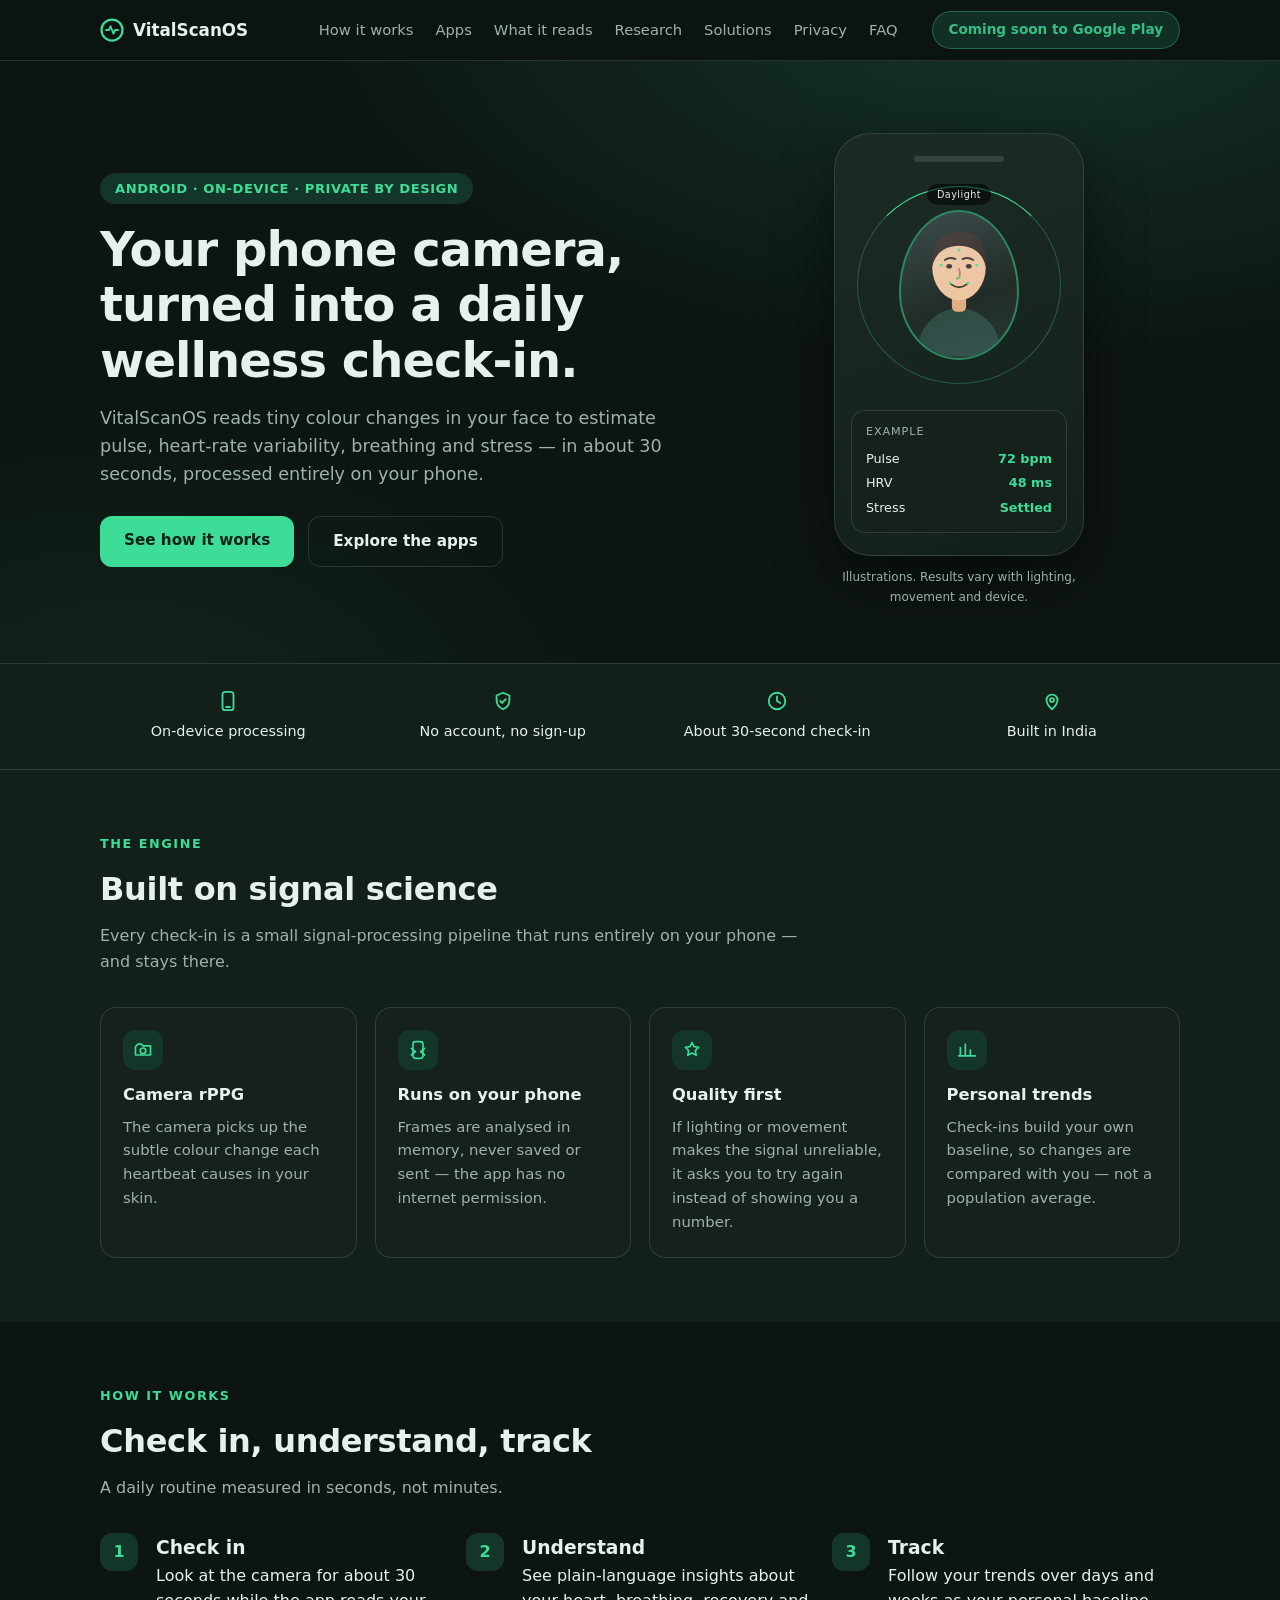
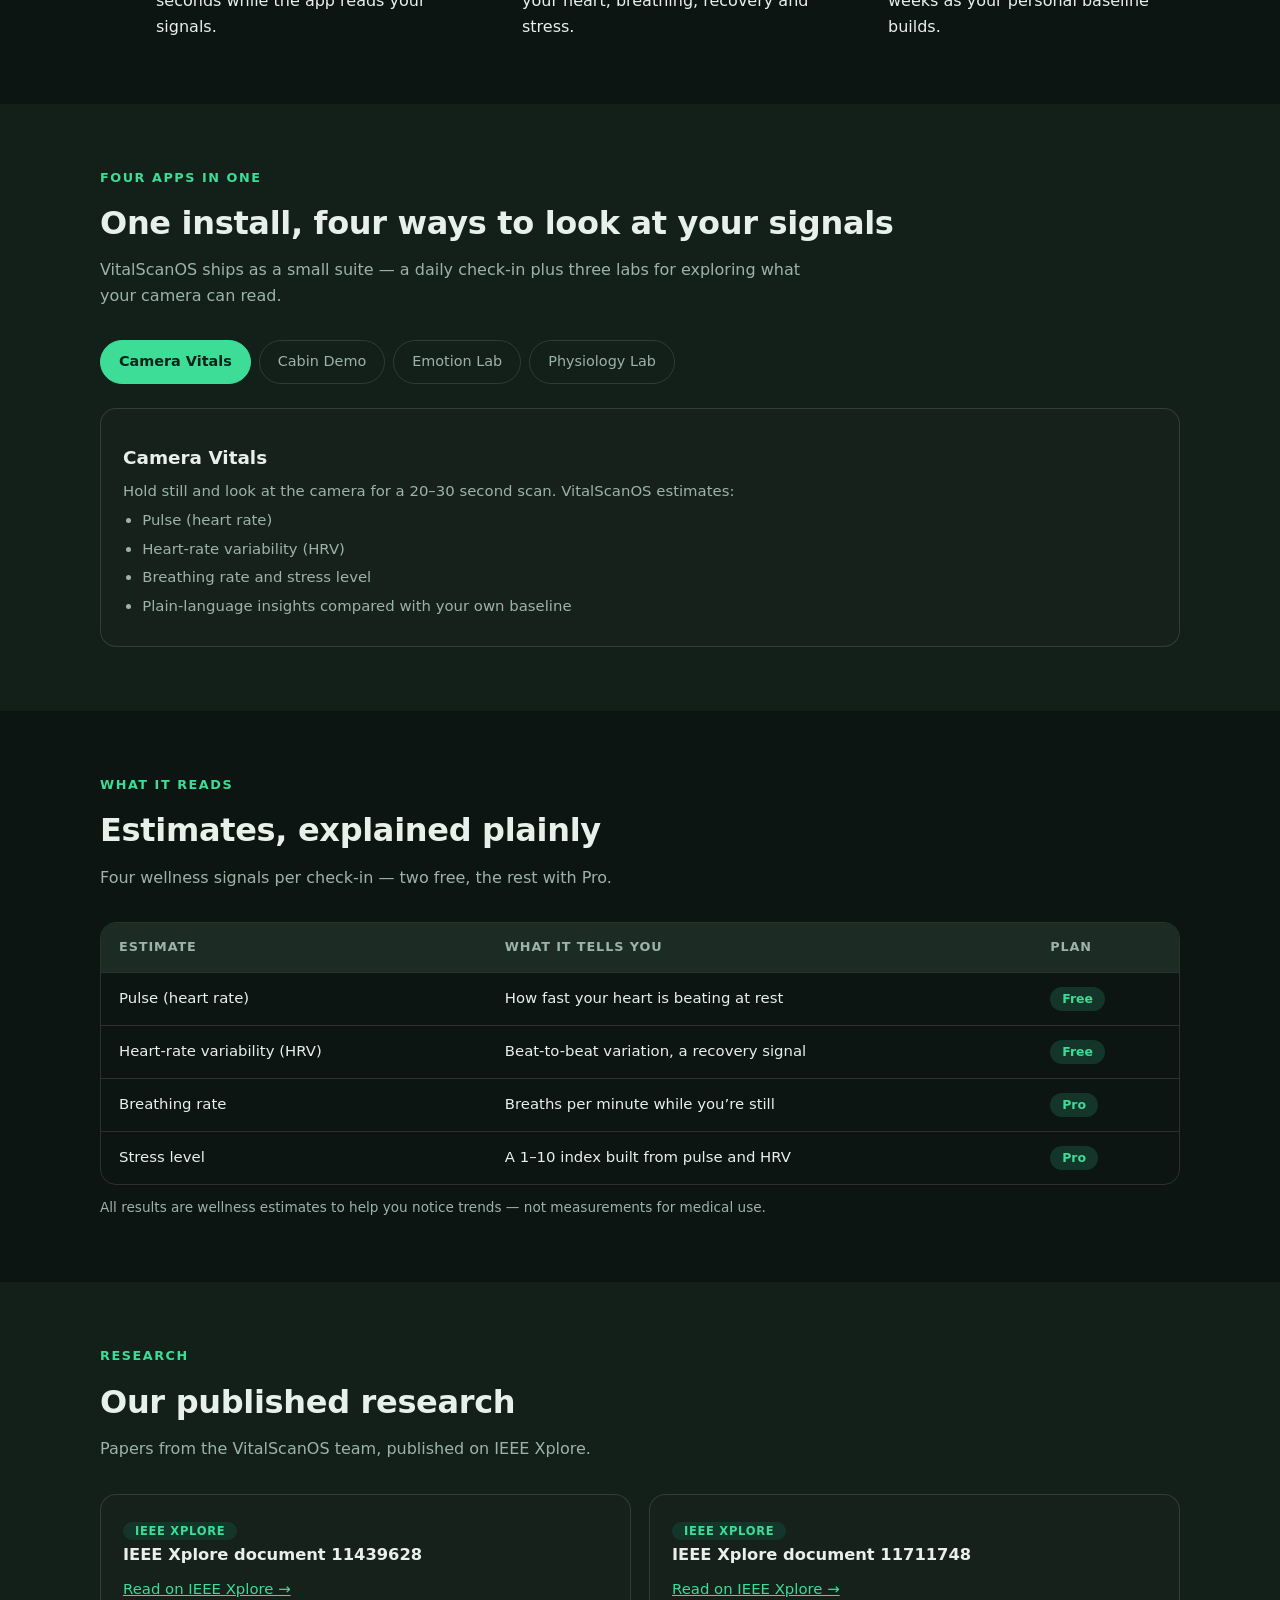
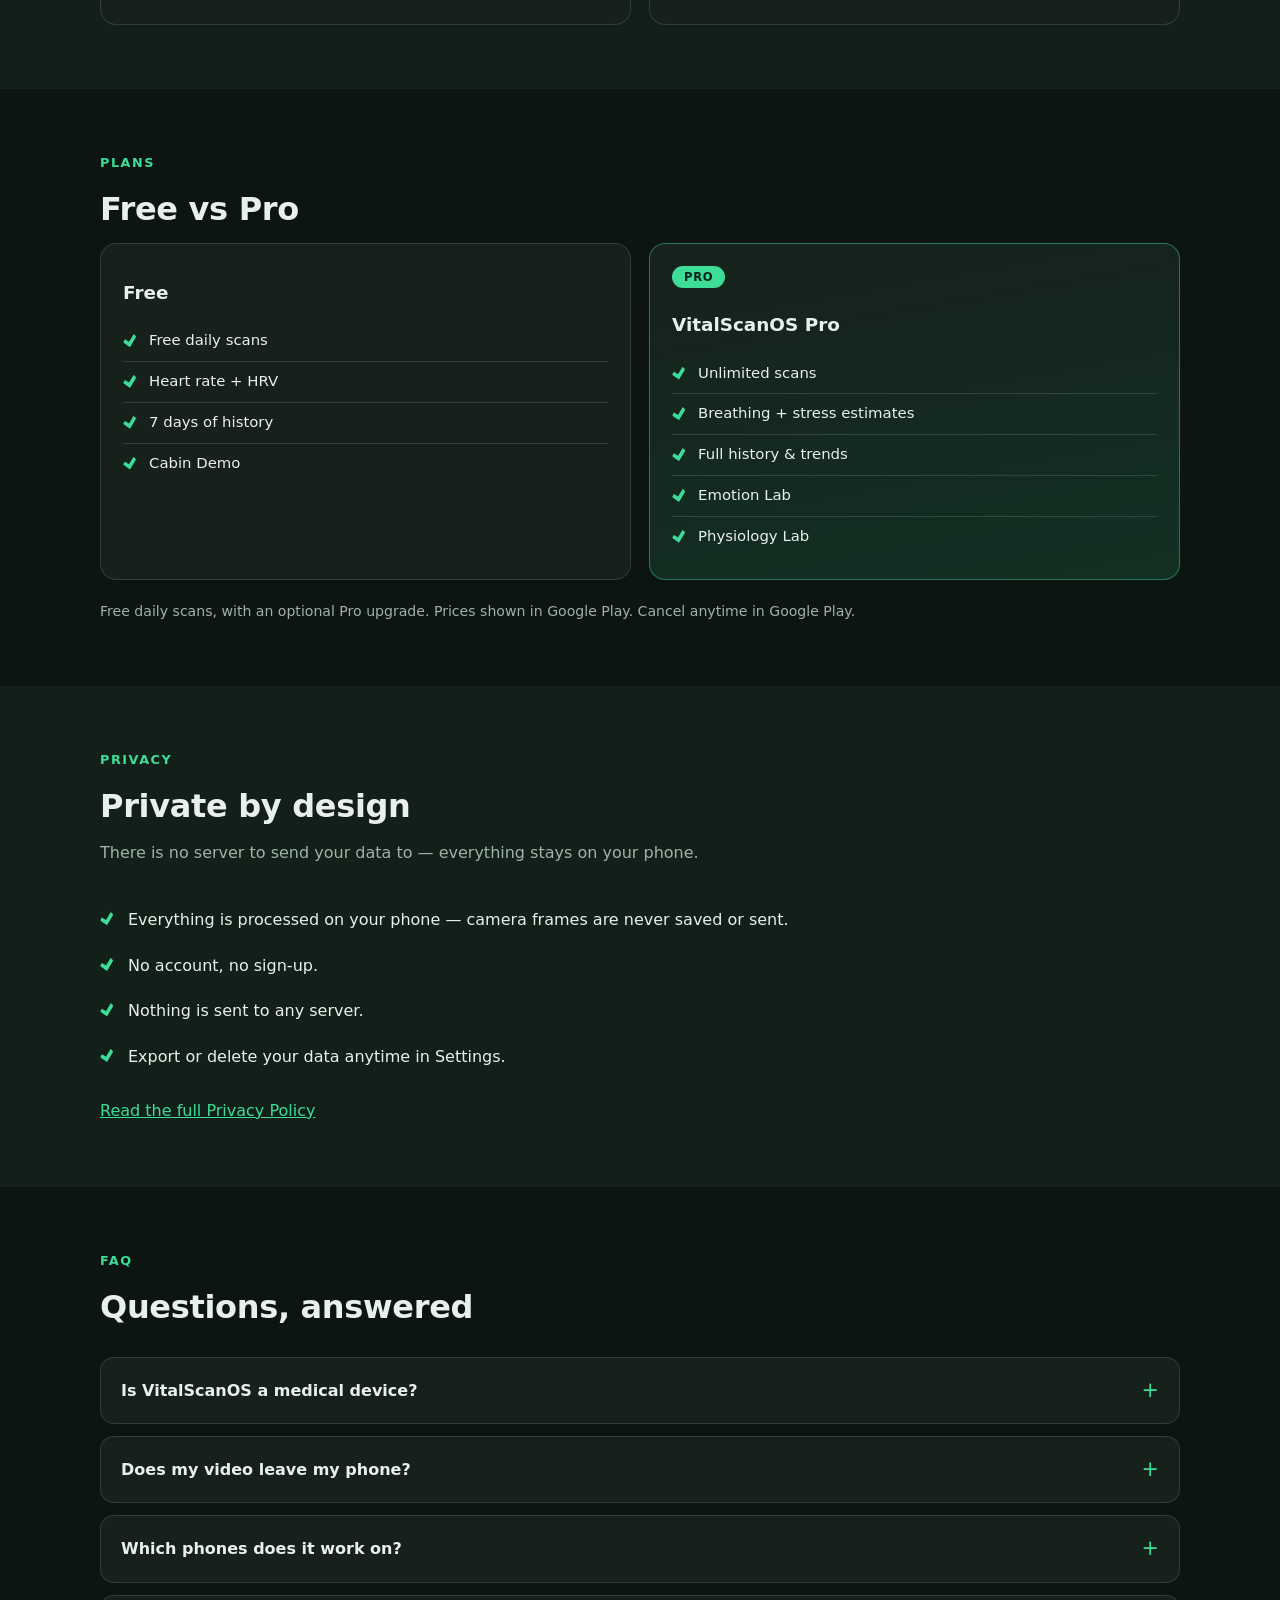
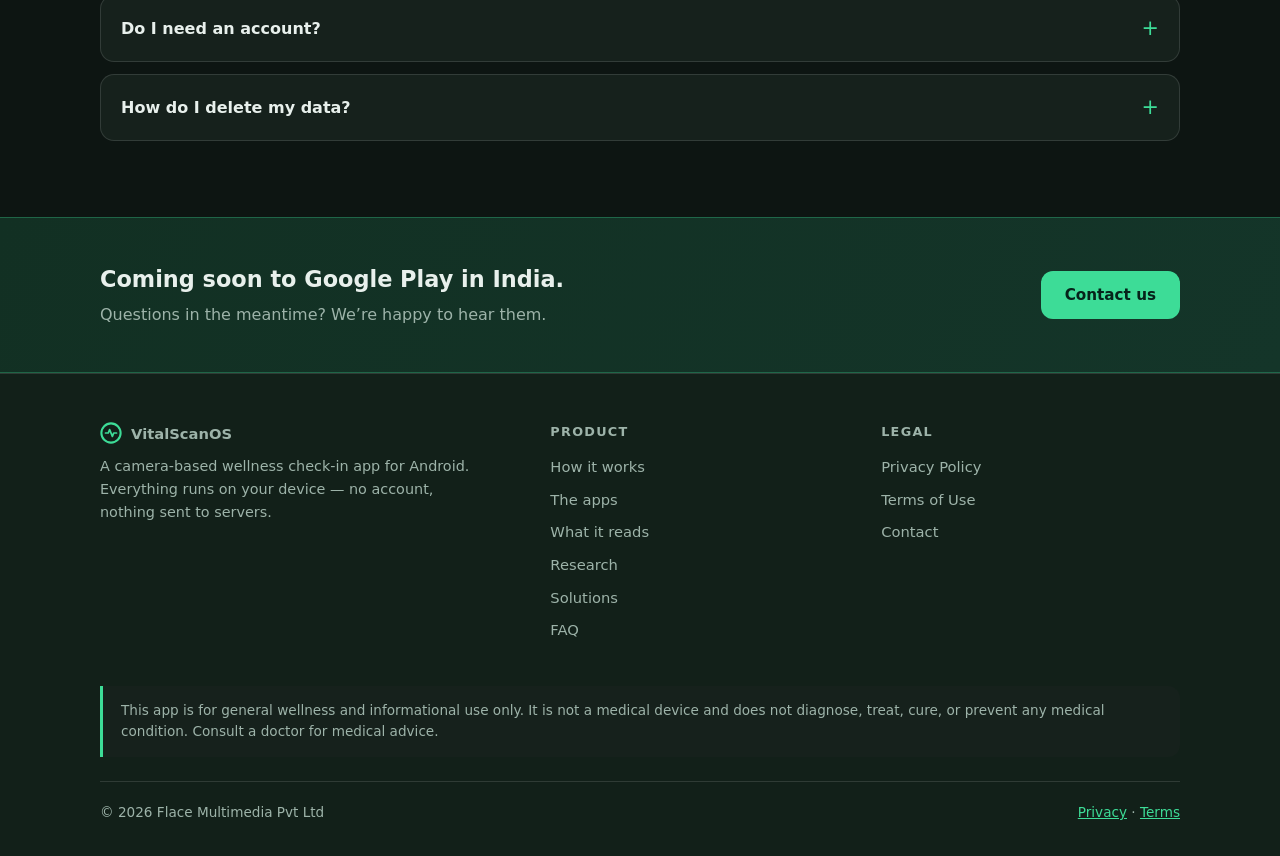
<file: index.html>
<!DOCTYPE html>
<html lang="en">
<head>
<meta charset="utf-8">
<meta name="viewport" content="width=device-width, initial-scale=1">
<title>VitalScanOS — camera-based wellness check-ins for Android</title>
<meta name="description" content="VitalScanOS turns your phone camera into private, on-device wellness check-ins: pulse, HRV, breathing and stress estimates. Nothing leaves your phone.">
<meta property="og:title" content="VitalScanOS — camera-based wellness check-ins for Android">
<meta property="og:description" content="Private, on-device wellness estimates — pulse, HRV, breathing and stress — processed entirely on your phone.">
<meta property="og:type" content="website">
<link rel="icon" href="data:image/svg+xml,%3Csvg xmlns='http://www.w3.org/2000/svg' viewBox='0 0 32 32'%3E%3Ccircle cx='16' cy='16' r='14' fill='none' stroke='%233ddc97' stroke-width='3'/%3E%3Cpath d='M8 16h4l2-5 4 10 2-5h4' fill='none' stroke='%233ddc97' stroke-width='2.5' stroke-linecap='round' stroke-linejoin='round'/%3E%3C/svg%3E">
<link rel="stylesheet" href="assets/site.css">
</head>
<body class="no-js">
<script>document.body.classList.remove("no-js");document.body.classList.add("js")</script>

<header class="nav">
  <div class="wrap">
    <a class="wordmark" href="#top" aria-label="VitalScanOS home">
      <svg width="24" height="24" viewBox="0 0 32 32" aria-hidden="true" focusable="false">
        <circle cx="16" cy="16" r="14" fill="none" stroke="#3ddc97" stroke-width="3"/>
        <path d="M8 16h4l2-5 4 10 2-5h4" fill="none" stroke="#3ddc97" stroke-width="2.5"
              stroke-linecap="round" stroke-linejoin="round"/>
      </svg>
      VitalScanOS
    </a>
    <nav class="nav-links" aria-label="Primary">
      <a href="#how">How it works</a>
      <a href="#apps">Apps</a>
      <a href="#reads">What it reads</a>
      <a href="#research">Research</a>
      <a href="solutions.html">Solutions</a>
      <a href="#privacy">Privacy</a>
      <a href="#faq">FAQ</a>
    </nav>
    <span class="pill" aria-disabled="true" style="margin-left:14px">Coming soon to Google Play</span>
    <details class="nav-menu">
      <summary aria-label="Menu">
        <svg width="22" height="22" viewBox="0 0 24 24" aria-hidden="true" focusable="false">
          <path d="M4 7h16M4 12h16M4 17h16" stroke="currentColor" stroke-width="2" stroke-linecap="round"/>
        </svg>
      </summary>
      <nav class="menu-list" aria-label="Menu">
        <a href="#how">How it works</a>
        <a href="#apps">Apps</a>
        <a href="#reads">What it reads</a>
        <a href="#research">Research</a>
        <a href="solutions.html">Solutions</a>
        <a href="#privacy">Privacy</a>
        <a href="#faq">FAQ</a>
        <span class="pill" aria-disabled="true">Coming soon to Google Play</span>
      </nav>
    </details>
  </div>
</header>

<main id="top">

  <!-- Hero -->
  <section class="hero">
    <div class="wrap">
      <div>
        <span class="eyebrow">Android &middot; on-device &middot; private by design</span>
        <h1>Your phone camera, turned into a daily wellness check-in.</h1>
        <p class="sub">VitalScanOS reads tiny colour changes in your face to estimate pulse,
        heart-rate variability, breathing and stress — in about 30 seconds, processed
        entirely on your phone.</p>
        <div class="btn-row">
          <a class="btn btn-solid" href="#how">See how it works</a>
          <a class="btn btn-ghost" href="#apps">Explore the apps</a>
        </div>
      </div>
      <div class="phone-scene">
        <div class="phone" aria-hidden="true">
          <div class="notch"></div>
          <div class="scan-area">
            <div class="scan-ring"></div>
            <div class="face-slide active" data-light="Daylight">
              <div class="face-frame">
                <svg viewBox="0 0 130 160" role="img" aria-label="">
                  <path d="M18 160C18 122 44 106 65 106C86 106 112 122 112 160Z" fill="#24423a"/>
                  <rect x="57" y="86" width="16" height="24" rx="6" fill="#dfa87e"/>
                  <ellipse cx="65" cy="60" rx="30" ry="37" fill="#eec39b"/>
                  <path d="M35 60C33 32 46 20 65 20C84 20 97 32 95 60C92 44 80 36 65 36C50 36 38 44 35 60Z" fill="#2e2119"/>
                  <path d="M49 52q6 -4 12 -1M69 51q6 -3 12 1" fill="none" stroke="#3a2c22" stroke-width="2" stroke-linecap="round"/>
                  <ellipse cx="54" cy="59" rx="3.2" ry="2.6" fill="#3a2c22"/>
                  <ellipse cx="76" cy="59" rx="3.2" ry="2.6" fill="#3a2c22"/>
                  <path d="M65 62q3 8 -2 11" fill="none" stroke="#b0785a" stroke-width="2" stroke-linecap="round"/>
                  <path d="M56 79q9 7 18 0" fill="none" stroke="#3a2c22" stroke-width="2" stroke-linecap="round"/>
                  <g class="lm" fill="#3ddc97"><circle cx="65" cy="41" r="1.6"/><circle cx="45" cy="58" r="1.6"/><circle cx="85" cy="58" r="1.6"/><circle cx="65" cy="72" r="1.6"/><circle cx="55" cy="78" r="1.6"/><circle cx="75" cy="78" r="1.6"/></g>
                </svg>
                <div class="light" style="background:linear-gradient(160deg,rgba(200,230,255,.22),rgba(255,255,255,.05) 60%,rgba(180,220,255,.12))"></div>
              </div>
              <span class="light-chip">Daylight</span>
            </div>
            <div class="face-slide" data-light="Indoor warm">
              <div class="face-frame">
                <svg viewBox="0 0 130 160" role="img" aria-label="">
                  <path d="M30 62C28 28 44 15 65 15C86 15 102 28 100 62C100 80 105 96 98 106C93 99 95 82 92 64C88 47 78 38 65 38C52 38 42 47 38 64C35 82 37 99 32 106C25 96 30 80 30 62Z" fill="#4a2f1d"/>
                  <path d="M18 160C18 122 44 106 65 106C86 106 112 122 112 160Z" fill="#4a3550"/>
                  <rect x="57" y="86" width="16" height="24" rx="6" fill="#b57950"/>
                  <ellipse cx="65" cy="60" rx="30" ry="37" fill="#c98d5f"/>
                  <path d="M37 56C38 34 50 24 65 24C80 24 92 34 93 56C88 44 78 38 65 38C52 38 42 44 37 56Z" fill="#4a2f1d"/>
                  <path d="M49 52q6 -4 12 -1M69 51q6 -3 12 1" fill="none" stroke="#33261d" stroke-width="2" stroke-linecap="round"/>
                  <ellipse cx="54" cy="59" rx="3.2" ry="2.6" fill="#33261d"/>
                  <ellipse cx="76" cy="59" rx="3.2" ry="2.6" fill="#33261d"/>
                  <path d="M65 62q3 8 -2 11" fill="none" stroke="#9a6240" stroke-width="2" stroke-linecap="round"/>
                  <path d="M56 79q9 7 18 0" fill="none" stroke="#33261d" stroke-width="2" stroke-linecap="round"/>
                  <g class="lm" fill="#3ddc97"><circle cx="65" cy="41" r="1.6"/><circle cx="45" cy="58" r="1.6"/><circle cx="85" cy="58" r="1.6"/><circle cx="65" cy="72" r="1.6"/><circle cx="55" cy="78" r="1.6"/><circle cx="75" cy="78" r="1.6"/></g>
                </svg>
                <div class="light" style="background:linear-gradient(150deg,rgba(255,180,90,.30),rgba(255,140,60,.10) 65%,rgba(120,60,20,.18))"></div>
              </div>
              <span class="light-chip">Indoor warm</span>
            </div>
            <div class="face-slide" data-light="Office light">
              <div class="face-frame">
                <svg viewBox="0 0 130 160" role="img" aria-label="">
                  <path d="M18 160C18 122 44 106 65 106C86 106 112 122 112 160Z" fill="#2e4a52"/>
                  <rect x="57" y="86" width="16" height="24" rx="6" fill="#4e301e"/>
                  <ellipse cx="65" cy="60" rx="30" ry="37" fill="#5d3a24"/>
                  <circle cx="42" cy="38" r="6" fill="#181210"/><circle cx="55" cy="30" r="6" fill="#181210"/><circle cx="70" cy="29" r="6" fill="#181210"/><circle cx="84" cy="35" r="6" fill="#181210"/>
                  <path d="M37 52C38 36 50 28 65 28C80 28 92 36 93 52C88 42 78 37 65 37C52 37 42 42 37 52Z" fill="#181210"/>
                  <path d="M49 52q6 -4 12 -1M69 51q6 -3 12 1" fill="none" stroke="#120d0a" stroke-width="2" stroke-linecap="round"/>
                  <rect x="43" y="52" width="19" height="13" rx="6" fill="none" stroke="#0e0b09" stroke-width="2.2"/>
                  <rect x="68" y="52" width="19" height="13" rx="6" fill="none" stroke="#0e0b09" stroke-width="2.2"/>
                  <path d="M62 57h6" stroke="#0e0b09" stroke-width="2.2" stroke-linecap="round"/>
                  <ellipse cx="54" cy="58" rx="3" ry="2.4" fill="#120d0a"/>
                  <ellipse cx="76" cy="58" rx="3" ry="2.4" fill="#120d0a"/>
                  <path d="M65 64q3 8 -2 11" fill="none" stroke="#412714" stroke-width="2" stroke-linecap="round"/>
                  <path d="M56 80q9 7 18 0" fill="none" stroke="#120d0a" stroke-width="2" stroke-linecap="round"/>
                  <g class="lm" fill="#3ddc97"><circle cx="65" cy="41" r="1.6"/><circle cx="45" cy="58" r="1.6"/><circle cx="85" cy="58" r="1.6"/><circle cx="65" cy="74" r="1.6"/><circle cx="55" cy="79" r="1.6"/><circle cx="75" cy="79" r="1.6"/></g>
                </svg>
                <div class="light" style="background:linear-gradient(170deg,rgba(225,245,235,.16),rgba(200,215,210,.06) 55%,rgba(160,190,180,.14))"></div>
              </div>
              <span class="light-chip">Office light</span>
            </div>
            <div class="face-slide" data-light="Evening lamp">
              <div class="face-frame">
                <svg viewBox="0 0 130 160" role="img" aria-label="">
                  <path d="M18 160C18 122 44 106 65 106C86 106 112 122 112 160Z" fill="#3d4a3a"/>
                  <rect x="57" y="86" width="16" height="24" rx="6" fill="#e0b58e"/>
                  <ellipse cx="65" cy="60" rx="30" ry="37" fill="#f2cdb0"/>
                  <path d="M36 60C33 34 47 24 65 24C83 24 97 34 94 60C93 50 88 42 80 39C84 46 85 52 84 56C79 45 72 41 65 41C58 41 51 45 46 56C45 52 46 46 50 39C42 42 37 50 36 60Z" fill="#b9bcc2"/>
                  <path d="M37 62q-2 10 1 18M93 62q2 10 -1 18" fill="none" stroke="#b9bcc2" stroke-width="5" stroke-linecap="round"/>
                  <path d="M50 51q6 -4 11 -1M69 50q6 -3 11 1" fill="none" stroke="#7a6a5c" stroke-width="2" stroke-linecap="round"/>
                  <ellipse cx="54" cy="59" rx="3.2" ry="2.6" fill="#3a2c22"/>
                  <ellipse cx="76" cy="59" rx="3.2" ry="2.6" fill="#3a2c22"/>
                  <path d="M65 62q3 8 -2 11" fill="none" stroke="#c08a68" stroke-width="2" stroke-linecap="round"/>
                  <path d="M56 79q9 7 18 0" fill="none" stroke="#3a2c22" stroke-width="2" stroke-linecap="round"/>
                  <path d="M46 66q-3 2 -4 5M84 66q3 2 4 5" fill="none" stroke="#d0a184" stroke-width="1.6" stroke-linecap="round"/>
                  <g class="lm" fill="#3ddc97"><circle cx="65" cy="42" r="1.6"/><circle cx="45" cy="58" r="1.6"/><circle cx="85" cy="58" r="1.6"/><circle cx="65" cy="72" r="1.6"/><circle cx="55" cy="78" r="1.6"/><circle cx="75" cy="78" r="1.6"/></g>
                </svg>
                <div class="light" style="background:linear-gradient(100deg,rgba(255,150,60,.34),rgba(255,120,40,.08) 55%,rgba(40,20,40,.22))"></div>
              </div>
              <span class="light-chip">Evening lamp</span>
            </div>
            <div class="face-slide" data-light="Window side light">
              <div class="face-frame">
                <svg viewBox="0 0 130 160" role="img" aria-label="">
                  <path d="M18 160C18 122 44 106 65 106C86 106 112 122 112 160Z" fill="#5e4636"/>
                  <rect x="57" y="86" width="16" height="24" rx="6" fill="#7a4a2e"/>
                  <ellipse cx="65" cy="60" rx="30" ry="37" fill="#8a5533"/>
                  <path d="M35 58C33 32 46 20 65 20C84 20 97 32 95 58C92 44 80 36 65 36C50 36 38 44 35 58Z" fill="#1c130d"/>
                  <path d="M49 52q6 -4 12 -1M69 51q6 -3 12 1" fill="none" stroke="#181008" stroke-width="2" stroke-linecap="round"/>
                  <ellipse cx="54" cy="59" rx="3.2" ry="2.6" fill="#181008"/>
                  <ellipse cx="76" cy="59" rx="3.2" ry="2.6" fill="#181008"/>
                  <path d="M65 62q3 8 -2 11" fill="none" stroke="#5f3a20" stroke-width="2" stroke-linecap="round"/>
                  <path d="M39 66C40 84 50 99 65 99C80 99 90 84 91 66C90 76 85 84 78 88C72 91 58 91 52 88C45 84 40 76 39 66Z" fill="#1c130d"/>
                  <path d="M55 74q10 8 20 0" fill="none" stroke="#1c130d" stroke-width="3" stroke-linecap="round"/>
                  <path d="M57 78q8 6 16 0" fill="none" stroke="#8a5533" stroke-width="2" stroke-linecap="round"/>
                  <g class="lm" fill="#3ddc97"><circle cx="65" cy="41" r="1.6"/><circle cx="45" cy="58" r="1.6"/><circle cx="85" cy="58" r="1.6"/><circle cx="65" cy="72" r="1.6"/><circle cx="53" cy="70" r="1.6"/><circle cx="77" cy="70" r="1.6"/></g>
                </svg>
                <div class="light" style="background:linear-gradient(90deg,rgba(215,240,255,.34),rgba(215,240,255,.05) 48%,rgba(8,12,18,.38))"></div>
              </div>
              <span class="light-chip">Window side light</span>
            </div>
            <div class="face-slide" data-light="Low light">
              <div class="face-frame">
                <svg viewBox="0 0 130 160" role="img" aria-label="">
                  <path d="M32 64C30 28 46 14 65 14C84 14 100 28 98 64C98 82 102 96 96 106C89 99 91 82 89 64C87 48 77 40 65 40C53 40 43 48 41 64C39 82 41 99 34 106C28 96 32 82 32 64Z" fill="#3d5a66"/>
                  <path d="M18 160C18 122 44 106 65 106C86 106 112 122 112 160Z" fill="#333f47"/>
                  <rect x="57" y="86" width="16" height="24" rx="6" fill="#a06a42"/>
                  <ellipse cx="65" cy="60" rx="30" ry="37" fill="#b87e50"/>
                  <path d="M36 54C38 34 50 26 65 26C80 26 92 34 94 54C90 44 78 40 65 40C52 40 40 44 36 54Z" fill="#3d5a66"/>
                  <path d="M49 52q6 -4 12 -1M69 51q6 -3 12 1" fill="none" stroke="#33261d" stroke-width="2" stroke-linecap="round"/>
                  <ellipse cx="54" cy="59" rx="3.2" ry="2.6" fill="#33261d"/>
                  <ellipse cx="76" cy="59" rx="3.2" ry="2.6" fill="#33261d"/>
                  <path d="M65 62q3 8 -2 11" fill="none" stroke="#8a5a34" stroke-width="2" stroke-linecap="round"/>
                  <path d="M56 79q9 7 18 0" fill="none" stroke="#33261d" stroke-width="2" stroke-linecap="round"/>
                  <g class="lm" fill="#3ddc97"><circle cx="65" cy="42" r="1.6"/><circle cx="45" cy="58" r="1.6"/><circle cx="85" cy="58" r="1.6"/><circle cx="65" cy="72" r="1.6"/><circle cx="55" cy="78" r="1.6"/><circle cx="75" cy="78" r="1.6"/></g>
                </svg>
                <div class="light" style="background:linear-gradient(160deg,rgba(10,16,24,.62),rgba(10,16,24,.45) 55%,rgba(4,8,14,.7))"></div>
              </div>
              <span class="light-chip">Low light</span>
            </div>
          </div>
          <div class="result-card" id="rc-card">
            <div class="rc-title">Example</div>
            <div id="rc-body">
              <div class="rc-row"><span>Pulse</span><b id="rc-pulse">72 bpm</b></div>
              <div class="rc-row"><span>HRV</span><b id="rc-hrv">48 ms</b></div>
              <div class="rc-row"><span>Stress</span><b id="rc-stress">Settled</b></div>
            </div>
            <p class="rc-warn" id="rc-warn" hidden>Signal too weak — move to brighter light and try again</p>
          </div>
        </div>
        <p class="phone-cap">Illustrations. Results vary with lighting, movement and device.</p>
      </div>
    </div>
  </section>

  <!-- Highlight band -->
  <div class="band">
    <div class="wrap">
      <div class="item">
        <svg width="22" height="22" viewBox="0 0 24 24" aria-hidden="true" focusable="false">
          <rect x="6" y="2" width="12" height="20" rx="3" fill="none" stroke="currentColor" stroke-width="2"/>
          <path d="M10 18.5h4" stroke="currentColor" stroke-width="2" stroke-linecap="round"/>
        </svg>
        On-device processing
      </div>
      <div class="item">
        <svg width="22" height="22" viewBox="0 0 24 24" aria-hidden="true" focusable="false">
          <path d="M12 3l7 3v5c0 5-3.2 8.4-7 10-3.8-1.6-7-5-7-10V6z" fill="none"
                stroke="currentColor" stroke-width="2" stroke-linejoin="round"/>
          <path d="M9 12l2 2 4-4" fill="none" stroke="currentColor" stroke-width="2" stroke-linecap="round"/>
        </svg>
        No account, no sign-up
      </div>
      <div class="item">
        <svg width="22" height="22" viewBox="0 0 24 24" aria-hidden="true" focusable="false">
          <circle cx="12" cy="12" r="9" fill="none" stroke="currentColor" stroke-width="2"/>
          <path d="M12 7v5l3.5 2" fill="none" stroke="currentColor" stroke-width="2" stroke-linecap="round"/>
        </svg>
        About 30-second check-in
      </div>
      <div class="item">
        <svg width="22" height="22" viewBox="0 0 24 24" aria-hidden="true" focusable="false">
          <path d="M12 21s-6-5.1-6-10a6 6 0 1 1 12 0c0 4.9-6 10-6 10z" fill="none"
                stroke="currentColor" stroke-width="2" stroke-linejoin="round"/>
          <circle cx="12" cy="11" r="2.2" fill="none" stroke="currentColor" stroke-width="2"/>
        </svg>
        Built in India
      </div>
    </div>
  </div>

  <!-- Signal science -->
  <section class="block">
    <div class="wrap">
      <p class="kicker">The engine</p>
      <h2 class="title">Built on signal science</h2>
      <p class="lede">Every check-in is a small signal-processing pipeline that runs
      entirely on your phone — and stays there.</p>
      <div class="grid cols-4">
        <div class="card">
          <div class="icon-chip" aria-hidden="true">
            <svg width="20" height="20" viewBox="0 0 24 24">
              <path d="M3 8l3-3h4l2 2h9v11H3z" fill="none" stroke="currentColor" stroke-width="2" stroke-linejoin="round"/>
              <circle cx="12" cy="13" r="3.4" fill="none" stroke="currentColor" stroke-width="2"/>
            </svg>
          </div>
          <h3>Camera rPPG</h3>
          <p>The camera picks up the subtle colour change each heartbeat causes in your skin.</p>
        </div>
        <div class="card">
          <div class="icon-chip" aria-hidden="true">
            <svg width="20" height="20" viewBox="0 0 24 24">
              <rect x="6" y="2" width="12" height="20" rx="3" fill="none" stroke="currentColor" stroke-width="2"/>
              <path d="M4 10l5 4-5 4M20 10l-5 4 5 4" fill="none" stroke="currentColor" stroke-width="2" stroke-linecap="round" stroke-linejoin="round"/>
            </svg>
          </div>
          <h3>Runs on your phone</h3>
          <p>Frames are analysed in memory, never saved or sent — the app has no internet permission.</p>
        </div>
        <div class="card">
          <div class="icon-chip" aria-hidden="true">
            <svg width="20" height="20" viewBox="0 0 24 24">
              <path d="M12 3l2.4 4.9 5.6.8-4 4 1 5.6-5-2.7-5 2.7 1-5.6-4-4 5.6-.8z"
                    fill="none" stroke="currentColor" stroke-width="2" stroke-linejoin="round"/>
            </svg>
          </div>
          <h3>Quality first</h3>
          <p>If lighting or movement makes the signal unreliable, it asks you to try again
          instead of showing you a number.</p>
        </div>
        <div class="card">
          <div class="icon-chip" aria-hidden="true">
            <svg width="20" height="20" viewBox="0 0 24 24">
              <path d="M4 19V9M10 19V5M16 19v-7M22 19H2" fill="none" stroke="currentColor"
                    stroke-width="2" stroke-linecap="round"/>
            </svg>
          </div>
          <h3>Personal trends</h3>
          <p>Check-ins build your own baseline, so changes are compared with you — not a
          population average.</p>
        </div>
      </div>
    </div>
  </section>

  <!-- How it works -->
  <section class="block" id="how">
    <div class="wrap">
      <p class="kicker">How it works</p>
      <h2 class="title">Check in, understand, track</h2>
      <p class="lede">A daily routine measured in seconds, not minutes.</p>
      <div class="grid cols-3 steps">
        <div class="step">
          <h3>Check in</h3>
          <p>Look at the camera for about 30 seconds while the app reads your signals.</p>
        </div>
        <div class="step">
          <h3>Understand</h3>
          <p>See plain-language insights about your heart, breathing, recovery and stress.</p>
        </div>
        <div class="step">
          <h3>Track</h3>
          <p>Follow your trends over days and weeks as your personal baseline builds.</p>
        </div>
      </div>
    </div>
  </section>

  <!-- Apps tabs -->
  <section class="block" id="apps">
    <div class="wrap">
      <p class="kicker">Four apps in one</p>
      <h2 class="title">One install, four ways to look at your signals</h2>
      <p class="lede">VitalScanOS ships as a small suite — a daily check-in plus three labs
      for exploring what your camera can read.</p>
      <div class="tablist" role="tablist" aria-label="VitalScanOS apps">
        <button role="tab" id="tab-vitals" aria-controls="panel-vitals" aria-selected="true">Camera Vitals</button>
        <button role="tab" id="tab-cabin" aria-controls="panel-cabin" aria-selected="false">Cabin Demo</button>
        <button role="tab" id="tab-emotion" aria-controls="panel-emotion" aria-selected="false">Emotion Lab</button>
        <button role="tab" id="tab-physio" aria-controls="panel-physio" aria-selected="false">Physiology Lab</button>
      </div>
      <div class="card tabpanel" role="tabpanel" id="panel-vitals" aria-labelledby="tab-vitals">
        <h3>Camera Vitals</h3>
        <p>Hold still and look at the camera for a 20–30 second scan. VitalScanOS estimates:</p>
        <ul>
          <li>Pulse (heart rate)</li>
          <li>Heart-rate variability (HRV)</li>
          <li>Breathing rate and stress level</li>
          <li>Plain-language insights compared with your own baseline</li>
        </ul>
      </div>
      <div class="card tabpanel" role="tabpanel" id="panel-cabin" aria-labelledby="tab-cabin">
        <h3>Cabin Demo</h3>
        <p>A demo of in-car wellness sensing: a single camera produces live wellness
        estimates for a driver and a passenger at the same time.</p>
        <ul>
          <li>Each person is tracked to their own seat</li>
          <li>Live estimates update as the session runs</li>
          <li>A simulated mode is included for trying it anywhere</li>
        </ul>
      </div>
      <div class="card tabpanel" role="tabpanel" id="panel-emotion" aria-labelledby="tab-emotion">
        <h3>Emotion Lab</h3>
        <p>On-device facial-expression insights. After a short neutral calibration,
        Emotion Lab shows how your facial signals shift.</p>
        <ul>
          <li>Calibrates to your neutral face first</li>
          <li>Shows shifts in expression signals over a session</li>
          <li>Processed entirely on your phone</li>
        </ul>
      </div>
      <div class="card tabpanel" role="tabpanel" id="panel-physio" aria-labelledby="tab-physio">
        <h3>Physiology Lab</h3>
        <p>Watch live pulse and breathing trends — follow them during
        breathing exercises, rest, or activity.</p>
        <ul>
          <li>Live trend view while a session runs</li>
          <li>Use it during breathing exercises or at rest</li>
          <li>Session summaries stored on your device</li>
        </ul>
      </div>
    </div>
  </section>

  <!-- What it reads -->
  <section class="block" id="reads">
    <div class="wrap">
      <p class="kicker">What it reads</p>
      <h2 class="title">Estimates, explained plainly</h2>
      <p class="lede">Four wellness signals per check-in — two free, the rest with Pro.</p>
      <div class="tbl-wrap">
        <table class="reads">
          <thead>
            <tr><th scope="col">Estimate</th><th scope="col">What it tells you</th><th scope="col">Plan</th></tr>
          </thead>
          <tbody>
            <tr>
              <td>Pulse (heart rate)</td>
              <td>How fast your heart is beating at rest</td>
              <td><span class="plan-tag">Free</span></td>
            </tr>
            <tr>
              <td>Heart-rate variability (HRV)</td>
              <td>Beat-to-beat variation, a recovery signal</td>
              <td><span class="plan-tag">Free</span></td>
            </tr>
            <tr>
              <td>Breathing rate</td>
              <td>Breaths per minute while you&rsquo;re still</td>
              <td><span class="plan-tag">Pro</span></td>
            </tr>
            <tr>
              <td>Stress level</td>
              <td>A 1–10 index built from pulse and HRV</td>
              <td><span class="plan-tag">Pro</span></td>
            </tr>
          </tbody>
        </table>
      </div>
      <p class="caption">All results are wellness estimates to help you notice trends —
      not measurements for medical use.</p>
    </div>
  </section>

  <!-- Research -->
  <section class="block" id="research">
    <div class="wrap">
      <p class="kicker">Research</p>
      <h2 class="title">Our published research</h2>
      <p class="lede">Papers from the VitalScanOS team, published on IEEE Xplore.</p>
      <div class="grid cols-2">
        <div class="card">
          <span class="plan-badge" style="background:var(--primary-container);color:var(--primary);margin-bottom:12px">IEEE Xplore</span>
          <!-- TODO: real title, authors, venue, year -->
          <h3 style="margin-top:0">IEEE Xplore document 11439628</h3>
          <p style="margin-top:10px"><a href="https://ieeexplore.ieee.org/document/11439628" target="_blank" rel="noopener noreferrer">Read on IEEE Xplore &rarr;</a></p>
        </div>
        <div class="card">
          <span class="plan-badge" style="background:var(--primary-container);color:var(--primary);margin-bottom:12px">IEEE Xplore</span>
          <!-- TODO: real title, authors, venue, year -->
          <h3 style="margin-top:0">IEEE Xplore document 11711748</h3>
          <p style="margin-top:10px"><a href="https://ieeexplore.ieee.org/document/11711748" target="_blank" rel="noopener noreferrer">Read on IEEE Xplore &rarr;</a></p>
        </div>
      </div>
    </div>
  </section>

  <!-- Free vs Pro -->
  <section class="block">
    <div class="wrap">
      <p class="kicker">Plans</p>
      <h2 class="title">Free vs Pro</h2>
      <div class="grid cols-2">
        <div class="card plan-card">
          <h3>Free</h3>
          <ul>
            <li>Free daily scans</li>
            <li>Heart rate + HRV</li>
            <li>7 days of history</li>
            <li>Cabin Demo</li>
          </ul>
        </div>
        <div class="card plan-card pro">
          <span class="plan-badge">Pro</span>
          <h3>VitalScanOS Pro</h3>
          <ul>
            <li>Unlimited scans</li>
            <li>Breathing + stress estimates</li>
            <li>Full history &amp; trends</li>
            <li>Emotion Lab</li>
            <li>Physiology Lab</li>
          </ul>
        </div>
      </div>
      <p class="fineprint">Free daily scans, with an optional Pro upgrade. Prices shown in
      Google Play. Cancel anytime in Google Play.</p>
    </div>
  </section>

  <!-- Privacy -->
  <section class="block" id="privacy">
    <div class="wrap">
      <p class="kicker">Privacy</p>
      <h2 class="title">Private by design</h2>
      <p class="lede">There is no server to send your data to — everything stays on your phone.</p>
      <ul class="ticklist">
        <li>Everything is processed on your phone — camera frames are never saved or sent.</li>
        <li>No account, no sign-up.</li>
        <li>Nothing is sent to any server.</li>
        <li>Export or delete your data anytime in Settings.</li>
      </ul>
      <p style="margin-top:18px"><a href="privacy-policy.html">Read the full Privacy Policy</a></p>
    </div>
  </section>

  <!-- FAQ -->
  <section class="block" id="faq">
    <div class="wrap">
      <p class="kicker">FAQ</p>
      <h2 class="title">Questions, answered</h2>
      <div style="margin-top:24px">
        <details class="faq">
          <summary>Is VitalScanOS a medical device?</summary>
          <div class="faq-body"><p>No. This app is for general wellness and informational
          use only. It is not a medical device and does not diagnose, treat, cure, or
          prevent any medical condition. Consult a doctor for medical advice.</p></div>
        </details>
        <details class="faq">
          <summary>Does my video leave my phone?</summary>
          <div class="faq-body"><p>No. Camera frames are processed in memory and are never
          saved or sent anywhere. The app does not have the internet permission, so it
          cannot send data even if it wanted to.</p></div>
        </details>
        <details class="faq">
          <summary>Which phones does it work on?</summary>
          <div class="faq-body"><p>Android phones with a front camera. Works best in good,
          even lighting with the phone held still. Not guaranteed on every device.</p></div>
        </details>
        <details class="faq">
          <summary>Do I need an account?</summary>
          <div class="faq-body"><p>No. There is no sign-up and nothing to log in to.</p></div>
        </details>
        <details class="faq">
          <summary>How do I delete my data?</summary>
          <div class="faq-body"><p>In the app, go to Settings &rarr; &ldquo;Delete all my
          data&rdquo;, or simply uninstall the app. Everything is stored on your device,
          so deleting it there removes it completely.</p></div>
        </details>
      </div>
    </div>
  </section>

  <!-- CTA -->
  <section class="cta">
    <div class="wrap">
      <div>
        <h2>Coming soon to Google Play in India.</h2>
        <p>Questions in the meantime? We&rsquo;re happy to hear them.</p>
      </div>
      <a class="btn btn-solid" href="mailto:thethinkingpixel@gmail.com">Contact us</a>
    </div>
  </section>

</main>

<footer class="site-footer">
  <div class="wrap">
    <div class="foot-grid">
      <div class="foot-brand">
        <a class="wordmark" href="#top" aria-label="VitalScanOS home">
          <svg width="22" height="22" viewBox="0 0 32 32" aria-hidden="true" focusable="false">
            <circle cx="16" cy="16" r="14" fill="none" stroke="#3ddc97" stroke-width="3"/>
            <path d="M8 16h4l2-5 4 10 2-5h4" fill="none" stroke="#3ddc97" stroke-width="2.5"
                  stroke-linecap="round" stroke-linejoin="round"/>
          </svg>
          VitalScanOS
        </a>
        <p>A camera-based wellness check-in app for Android. Everything runs on your
        device — no account, nothing sent to servers.</p>
      </div>
      <div>
        <h4>Product</h4>
        <ul>
          <li><a href="#how">How it works</a></li>
          <li><a href="#apps">The apps</a></li>
          <li><a href="#reads">What it reads</a></li>
          <li><a href="#research">Research</a></li>
          <li><a href="solutions.html">Solutions</a></li>
          <li><a href="#faq">FAQ</a></li>
        </ul>
      </div>
      <div>
        <h4>Legal</h4>
        <ul>
          <li><a href="privacy-policy.html">Privacy Policy</a></li>
          <li><a href="terms.html">Terms of Use</a></li>
          <li><a href="mailto:thethinkingpixel@gmail.com">Contact</a></li>
        </ul>
      </div>
    </div>
    <p class="disclaimer">This app is for general wellness and informational use only. It is
    not a medical device and does not diagnose, treat, cure, or prevent any medical
    condition. Consult a doctor for medical advice.</p>
    <div class="foot-bottom">
      <span>&copy; 2026 Flace Multimedia Pvt Ltd</span>
      <span><a href="privacy-policy.html">Privacy</a> &middot; <a href="terms.html">Terms</a></span>
    </div>
  </div>
</footer>

<script src="assets/site.js"></script>
</body>
</html>
</file>
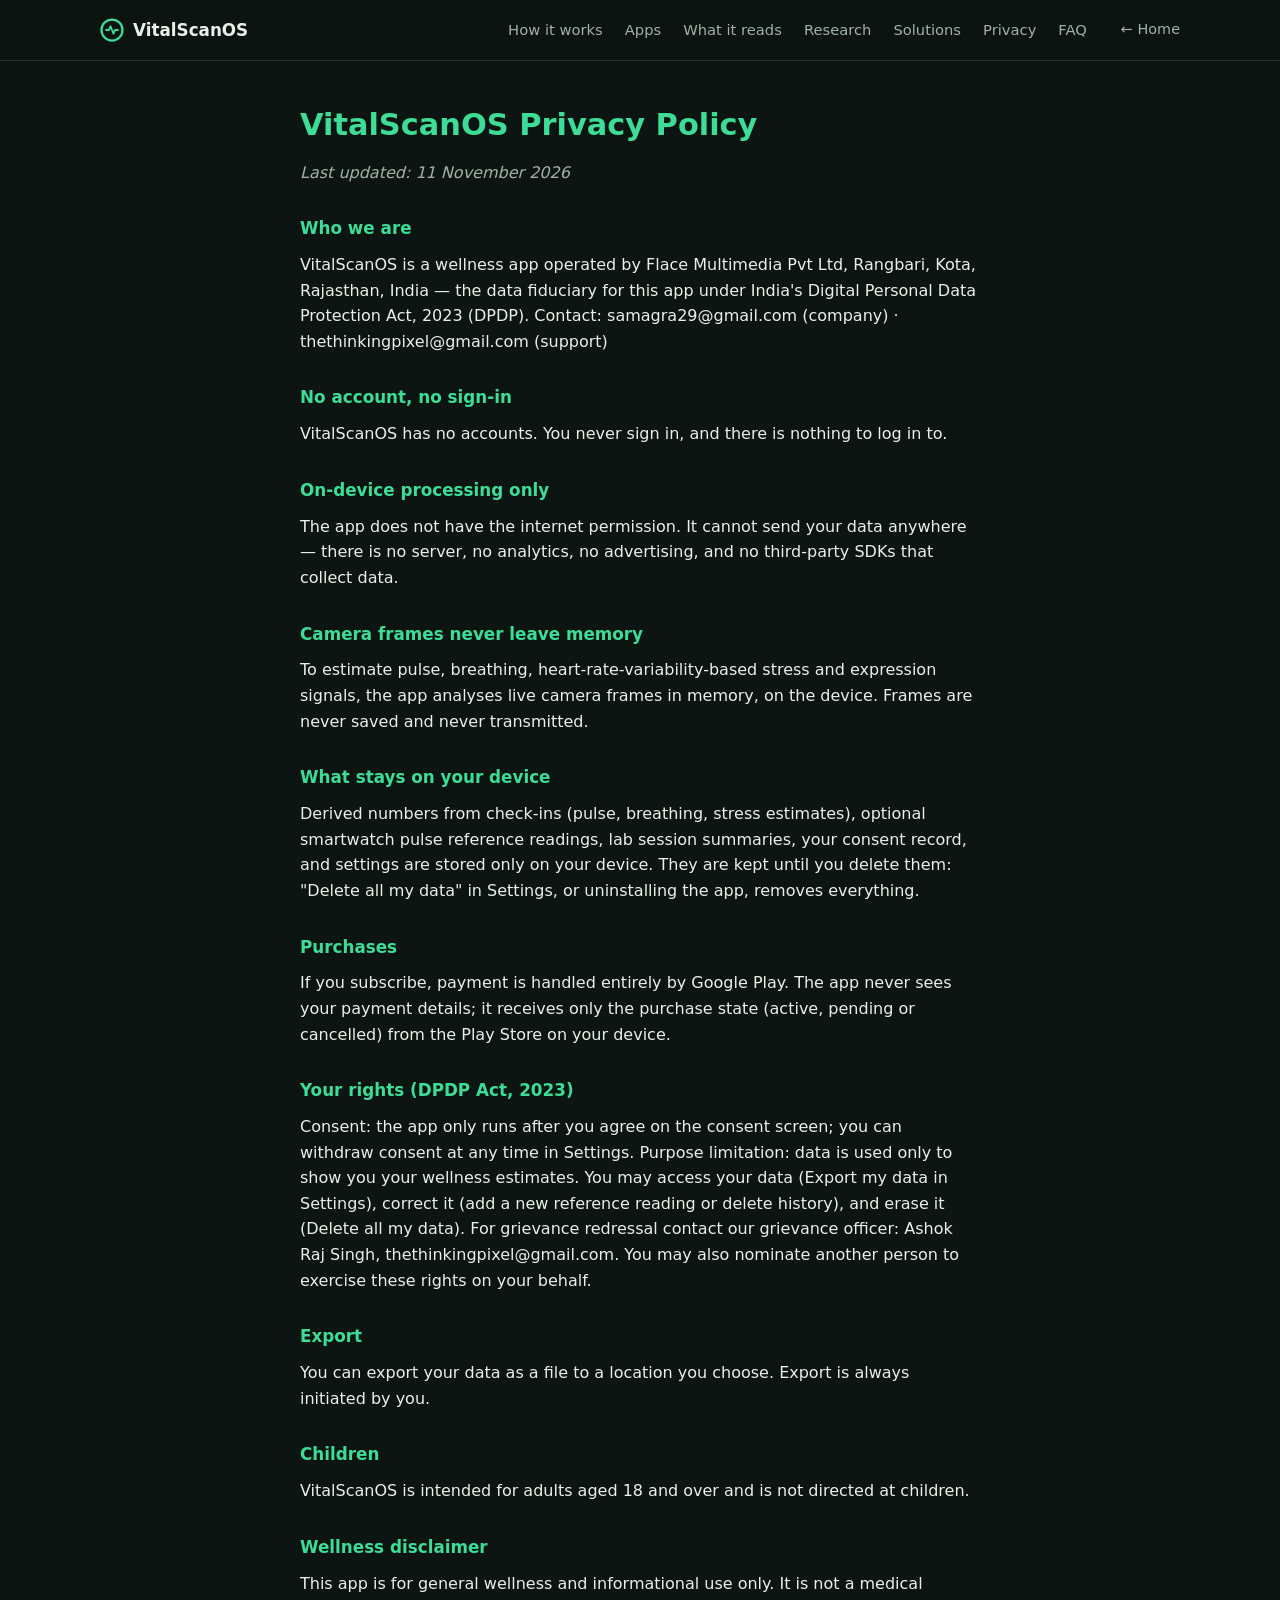
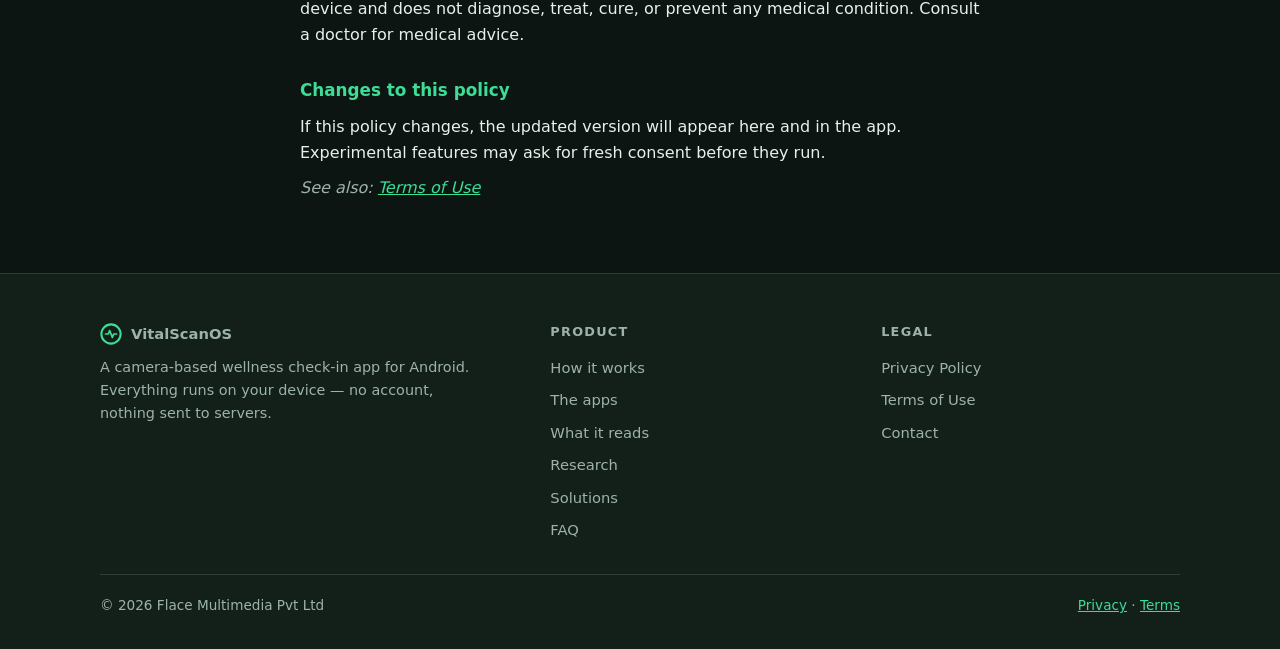
<file: privacy-policy.html>
<!doctype html><html lang="en"><head><meta charset="utf-8">
<meta name="viewport" content="width=device-width,initial-scale=1">
<title>VitalScanOS · Privacy Policy</title>
<meta name="description" content="Privacy Policy for VitalScanOS — the on-device wellness check-in app for Android.">
<link rel="icon" href="data:image/svg+xml,%3Csvg xmlns='http://www.w3.org/2000/svg' viewBox='0 0 32 32'%3E%3Ccircle cx='16' cy='16' r='14' fill='none' stroke='%233ddc97' stroke-width='3'/%3E%3Cpath d='M8 16h4l2-5 4 10 2-5h4' fill='none' stroke='%233ddc97' stroke-width='2.5' stroke-linecap='round' stroke-linejoin='round'/%3E%3C/svg%3E">
<link rel="stylesheet" href="assets/site.css"></head>
<body>
<header class="nav">
  <div class="wrap">
    <a class="wordmark" href="index.html" aria-label="VitalScanOS home">
      <svg width="24" height="24" viewBox="0 0 32 32" aria-hidden="true" focusable="false">
        <circle cx="16" cy="16" r="14" fill="none" stroke="#3ddc97" stroke-width="3"/>
        <path d="M8 16h4l2-5 4 10 2-5h4" fill="none" stroke="#3ddc97" stroke-width="2.5" stroke-linecap="round" stroke-linejoin="round"/>
      </svg>
      VitalScanOS
    </a>
    <nav class="nav-links" aria-label="Primary">
      <a href="index.html#how">How it works</a>
      <a href="index.html#apps">Apps</a>
      <a href="index.html#reads">What it reads</a>
      <a href="index.html#research">Research</a>
      <a href="solutions.html">Solutions</a>
      <a href="index.html#privacy">Privacy</a>
      <a href="index.html#faq">FAQ</a>
    </nav>
    <a class="back-link" style="margin-left:14px" href="index.html">&larr; Home</a>
    <details class="nav-menu">
      <summary aria-label="Menu">
        <svg width="22" height="22" viewBox="0 0 24 24" aria-hidden="true" focusable="false">
          <path d="M4 7h16M4 12h16M4 17h16" stroke="currentColor" stroke-width="2" stroke-linecap="round"/>
        </svg>
      </summary>
      <nav class="menu-list" aria-label="Menu">
        <a href="index.html#how">How it works</a>
        <a href="index.html#apps">Apps</a>
        <a href="index.html#reads">What it reads</a>
        <a href="index.html#research">Research</a>
        <a href="solutions.html">Solutions</a>
        <a href="index.html#privacy">Privacy</a>
        <a href="index.html#faq">FAQ</a>
      </nav>
    </details>
  </div>
</header>
<main class="legal-main">
<h1>VitalScanOS Privacy Policy</h1>
<p><em>Last updated: 11 November 2026</em></p>

<h2>Who we are</h2>
<p>VitalScanOS is a wellness app operated by Flace Multimedia Pvt Ltd, Rangbari, Kota, Rajasthan, India —
the data fiduciary for this app under India's Digital Personal Data Protection
Act, 2023 (DPDP). Contact: samagra29@gmail.com (company) · thethinkingpixel@gmail.com (support)</p>

<h2>No account, no sign-in</h2>
<p>VitalScanOS has no accounts. You never sign in, and there is nothing to log in to.</p>

<h2>On-device processing only</h2>
<p>The app does not have the internet permission. It cannot send your data
anywhere — there is no server, no analytics, no advertising, and no
third-party SDKs that collect data.</p>

<h2>Camera frames never leave memory</h2>
<p>To estimate pulse, breathing, heart-rate-variability-based stress and
expression signals, the app analyses live camera frames in memory, on the
device. Frames are never saved and never transmitted.</p>

<h2>What stays on your device</h2>
<p>Derived numbers from check-ins (pulse, breathing, stress estimates),
optional smartwatch pulse reference readings, lab session summaries, your
consent record, and settings are stored only on your device. They are kept
until you delete them: "Delete all my data" in Settings, or uninstalling the
app, removes everything.</p>

<h2>Purchases</h2>
<p>If you subscribe, payment is handled entirely by Google Play. The app never
sees your payment details; it receives only the purchase state (active,
pending or cancelled) from the Play Store on your device.</p>

<h2>Your rights (DPDP Act, 2023)</h2>
<p>Consent: the app only runs after you agree on the consent screen; you can
withdraw consent at any time in Settings. Purpose limitation: data is used
only to show you your wellness estimates. You may access your data (Export my
data in Settings), correct it (add a new reference reading or delete history),
and erase it (Delete all my data). For grievance redressal contact our
grievance officer: Ashok Raj Singh, thethinkingpixel@gmail.com. You may also
nominate another person to exercise these rights on your behalf.</p>

<h2>Export</h2>
<p>You can export your data as a file to a location you choose. Export is
always initiated by you.</p>

<h2>Children</h2>
<p>VitalScanOS is intended for adults aged 18 and over and is not directed at
children.</p>

<h2>Wellness disclaimer</h2>
<p>This app is for general wellness and informational use only. It is not a
medical device and does not diagnose, treat, cure, or prevent any medical
condition. Consult a doctor for medical advice.</p>

<h2>Changes to this policy</h2>
<p>If this policy changes, the updated version will appear here and in the
app. Experimental features may ask for fresh consent before they run.</p>
<p><em>See also: <a href="terms.html">Terms of Use</a></em></p>
</main>
<footer class="site-footer">
  <div class="wrap">
    <div class="foot-grid">
      <div class="foot-brand">
        <a class="wordmark" href="index.html" aria-label="VitalScanOS home">
          <svg width="22" height="22" viewBox="0 0 32 32" aria-hidden="true" focusable="false">
            <circle cx="16" cy="16" r="14" fill="none" stroke="#3ddc97" stroke-width="3"/>
            <path d="M8 16h4l2-5 4 10 2-5h4" fill="none" stroke="#3ddc97" stroke-width="2.5" stroke-linecap="round" stroke-linejoin="round"/>
          </svg>
          VitalScanOS
        </a>
        <p>A camera-based wellness check-in app for Android. Everything runs on your
        device — no account, nothing sent to servers.</p>
      </div>
      <div>
        <h4>Product</h4>
        <ul>
          <li><a href="index.html#how">How it works</a></li>
          <li><a href="index.html#apps">The apps</a></li>
          <li><a href="index.html#reads">What it reads</a></li>
          <li><a href="index.html#research">Research</a></li>
          <li><a href="solutions.html">Solutions</a></li>
          <li><a href="index.html#faq">FAQ</a></li>
        </ul>
      </div>
      <div>
        <h4>Legal</h4>
        <ul>
          <li><a href="privacy-policy.html">Privacy Policy</a></li>
          <li><a href="terms.html">Terms of Use</a></li>
          <li><a href="mailto:thethinkingpixel@gmail.com">Contact</a></li>
        </ul>
      </div>
    </div>
    <div class="foot-bottom">
      <span>&copy; 2026 Flace Multimedia Pvt Ltd</span>
      <span><a href="privacy-policy.html">Privacy</a> &middot; <a href="terms.html">Terms</a></span>
    </div>
  </div>
</footer>
</body></html>
</file>
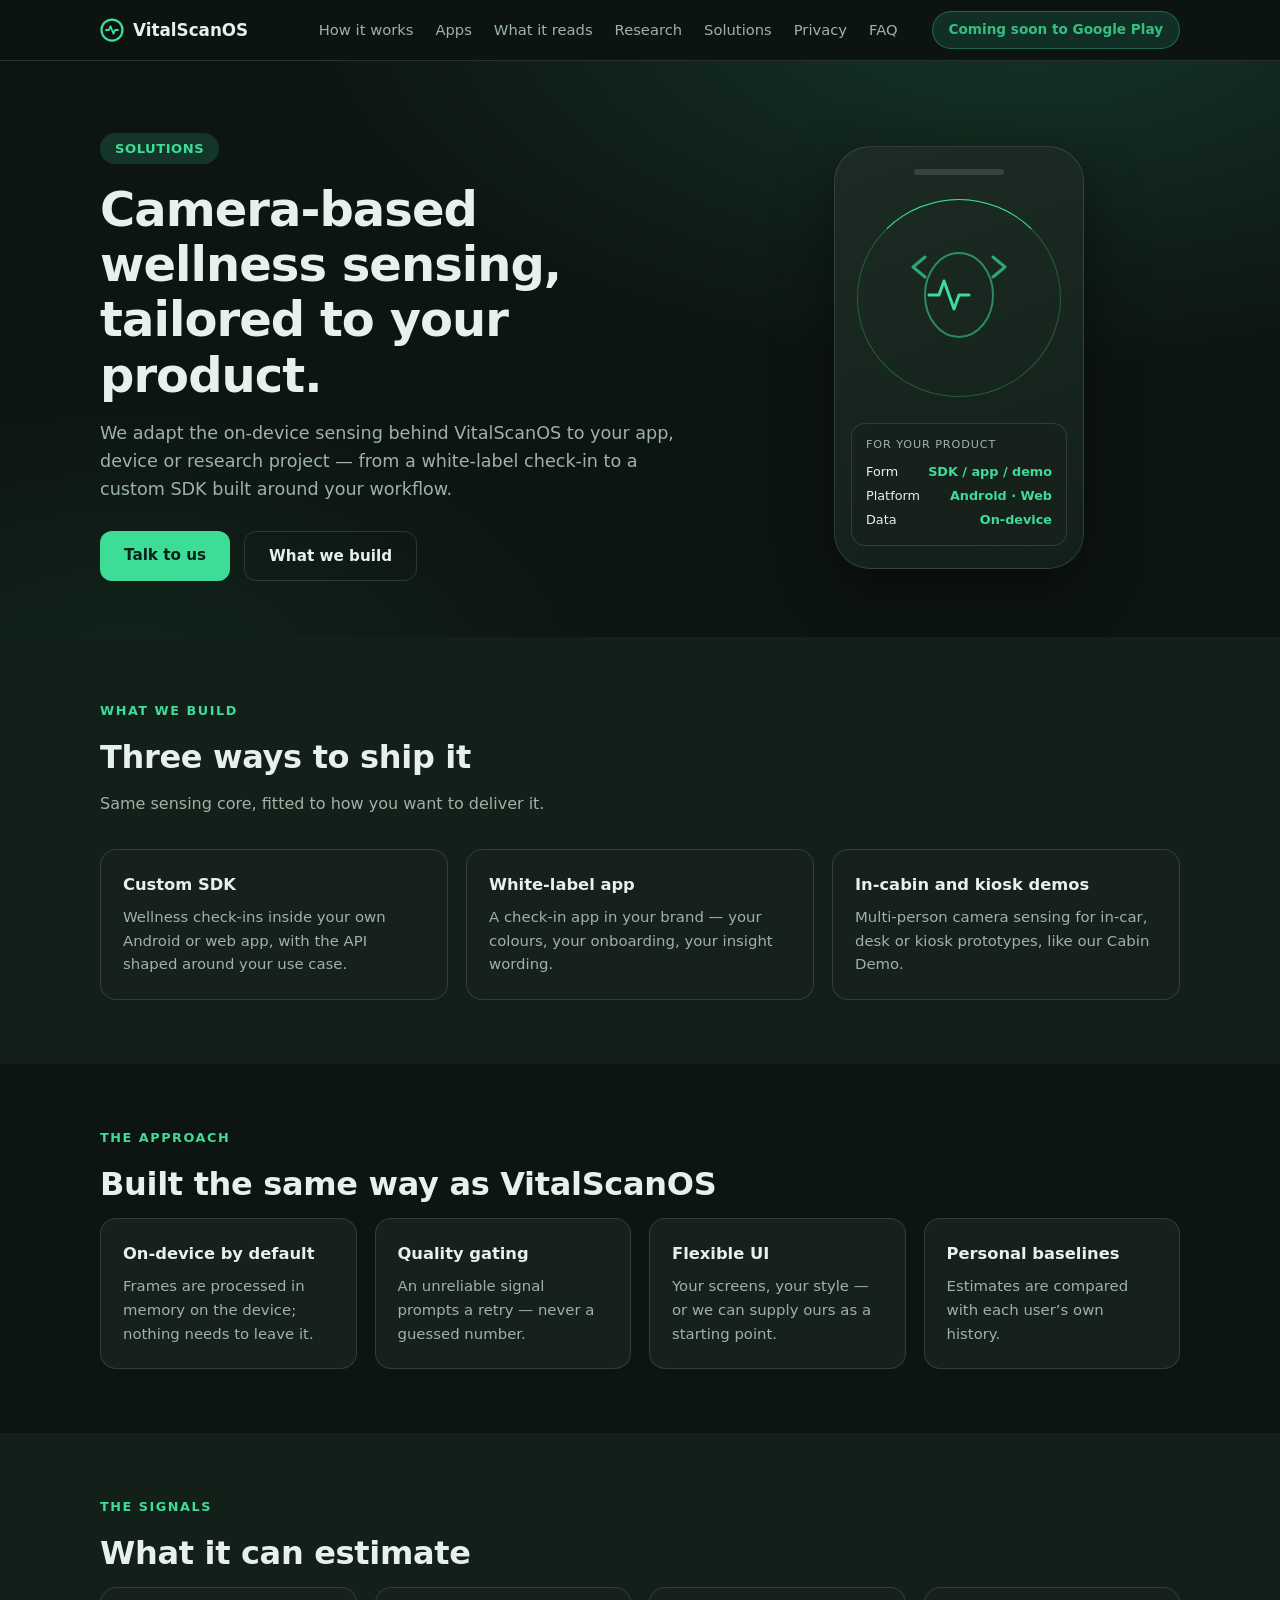
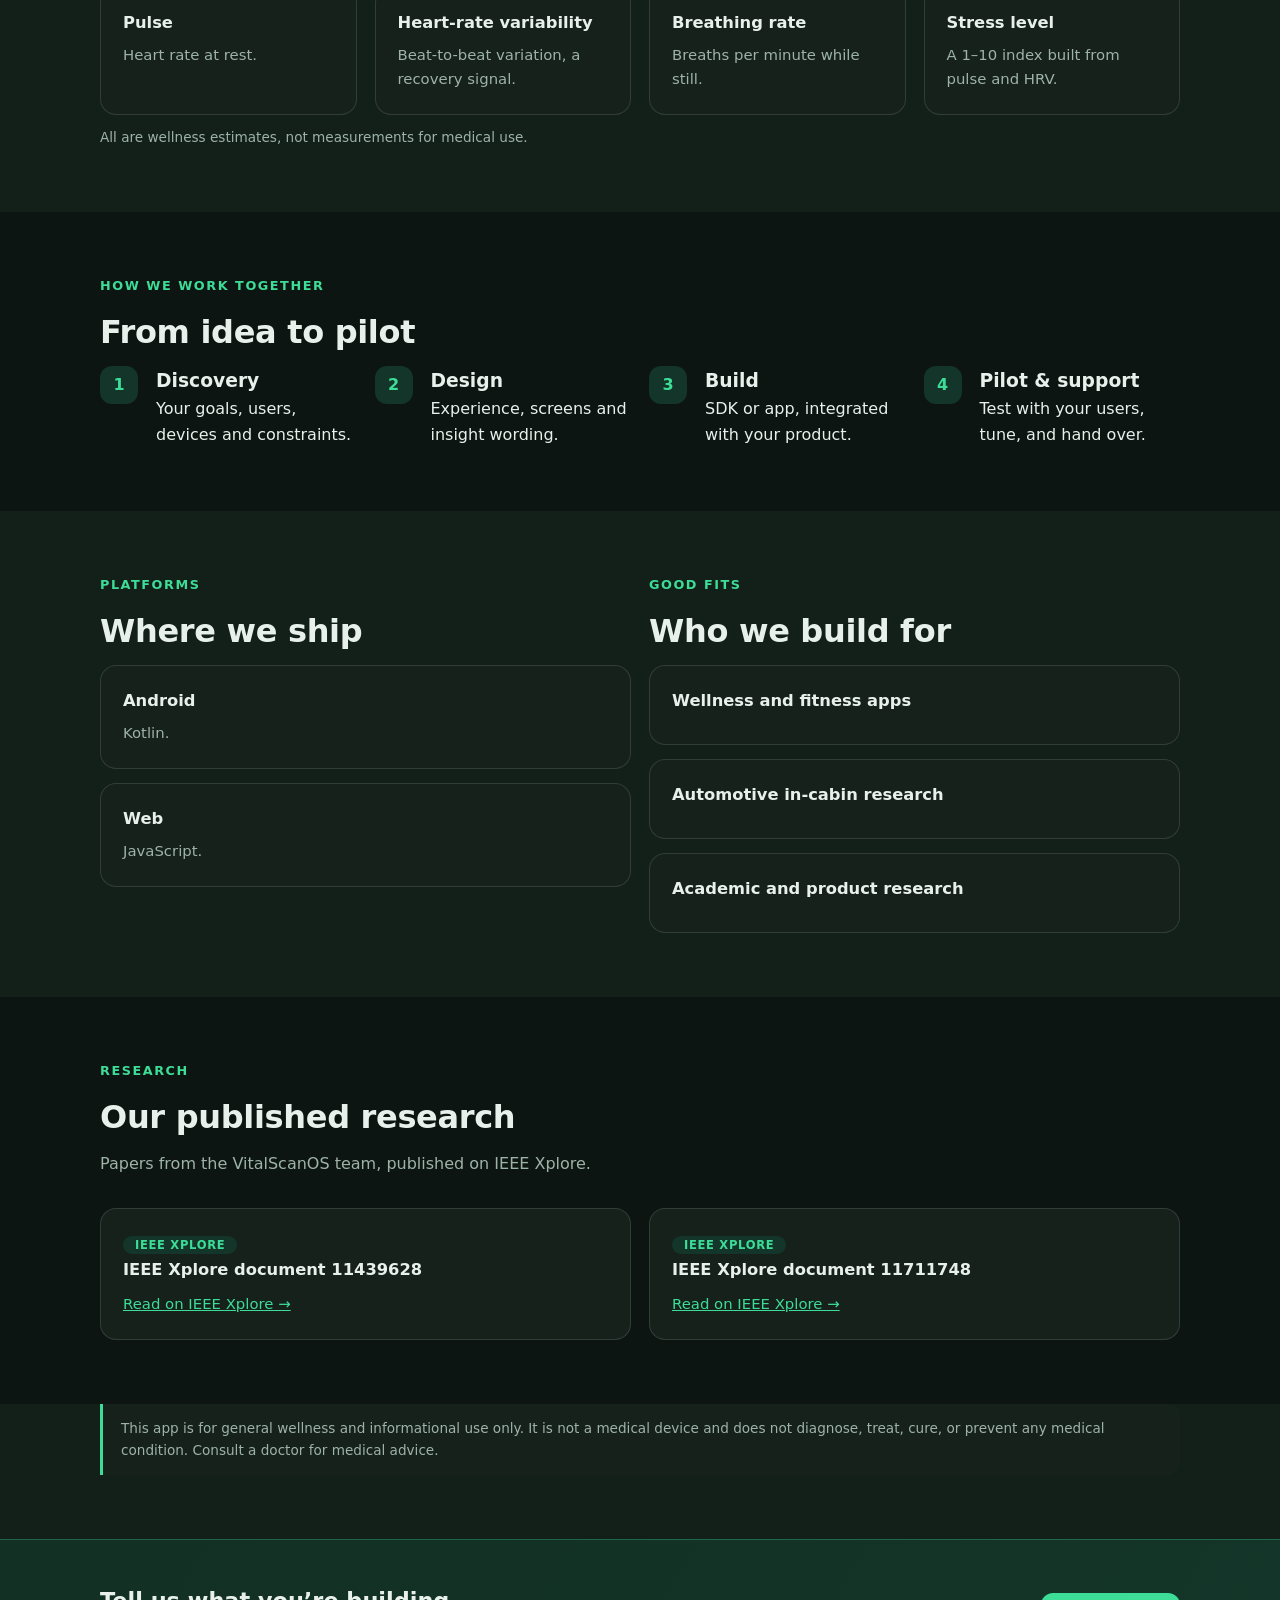
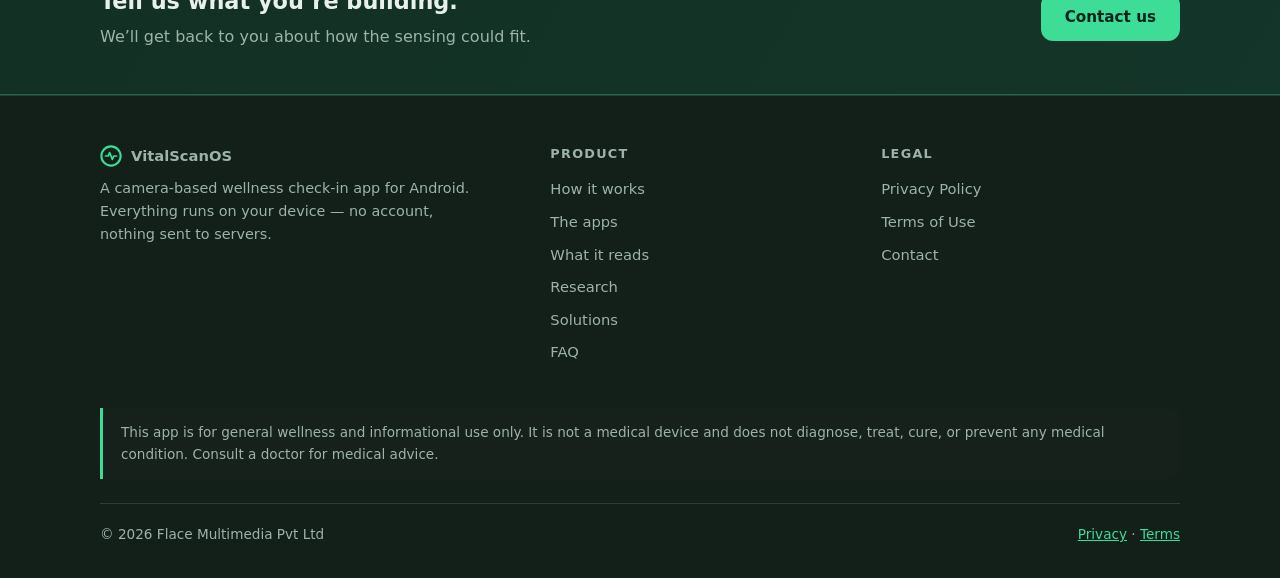
<file: solutions.html>
<!DOCTYPE html>
<html lang="en">
<head>
<meta charset="utf-8">
<meta name="viewport" content="width=device-width, initial-scale=1">
<title>VitalScanOS Solutions — camera-based wellness sensing for your product</title>
<meta name="description" content="We adapt the on-device sensing behind VitalScanOS to your app, device or research project — custom SDK, white-label app, or in-cabin and kiosk demos.">
<meta property="og:title" content="VitalScanOS Solutions — camera-based wellness sensing for your product">
<meta property="og:description" content="On-device wellness sensing, tailored to your product: custom SDK, white-label app, in-cabin and kiosk demos.">
<meta property="og:type" content="website">
<link rel="icon" href="data:image/svg+xml,%3Csvg xmlns='http://www.w3.org/2000/svg' viewBox='0 0 32 32'%3E%3Ccircle cx='16' cy='16' r='14' fill='none' stroke='%233ddc97' stroke-width='3'/%3E%3Cpath d='M8 16h4l2-5 4 10 2-5h4' fill='none' stroke='%233ddc97' stroke-width='2.5' stroke-linecap='round' stroke-linejoin='round'/%3E%3C/svg%3E">
<link rel="stylesheet" href="assets/site.css">
</head>
<body class="no-js">
<script>document.body.classList.remove("no-js");document.body.classList.add("js")</script>

<header class="nav">
  <div class="wrap">
    <a class="wordmark" href="index.html" aria-label="VitalScanOS home">
      <svg width="24" height="24" viewBox="0 0 32 32" aria-hidden="true" focusable="false">
        <circle cx="16" cy="16" r="14" fill="none" stroke="#3ddc97" stroke-width="3"/>
        <path d="M8 16h4l2-5 4 10 2-5h4" fill="none" stroke="#3ddc97" stroke-width="2.5"
              stroke-linecap="round" stroke-linejoin="round"/>
      </svg>
      VitalScanOS
    </a>
    <nav class="nav-links" aria-label="Primary">
      <a href="index.html#how">How it works</a>
      <a href="index.html#apps">Apps</a>
      <a href="index.html#reads">What it reads</a>
      <a href="index.html#research">Research</a>
      <a href="solutions.html" aria-current="page">Solutions</a>
      <a href="index.html#privacy">Privacy</a>
      <a href="index.html#faq">FAQ</a>
    </nav>
    <span class="pill" aria-disabled="true" style="margin-left:14px">Coming soon to Google Play</span>
    <details class="nav-menu">
      <summary aria-label="Menu">
        <svg width="22" height="22" viewBox="0 0 24 24" aria-hidden="true" focusable="false">
          <path d="M4 7h16M4 12h16M4 17h16" stroke="currentColor" stroke-width="2" stroke-linecap="round"/>
        </svg>
      </summary>
      <nav class="menu-list" aria-label="Menu">
        <a href="index.html#how">How it works</a>
        <a href="index.html#apps">Apps</a>
        <a href="index.html#reads">What it reads</a>
        <a href="index.html#research">Research</a>
        <a href="solutions.html" aria-current="page">Solutions</a>
        <a href="index.html#privacy">Privacy</a>
        <a href="index.html#faq">FAQ</a>
        <span class="pill" aria-disabled="true">Coming soon to Google Play</span>
      </nav>
    </details>
  </div>
</header>

<main id="top">

  <!-- Hero -->
  <section class="hero">
    <div class="wrap">
      <div>
        <span class="eyebrow">Solutions</span>
        <h1>Camera-based wellness sensing, tailored to your product.</h1>
        <p class="sub">We adapt the on-device sensing behind VitalScanOS to your app,
        device or research project — from a white-label check-in to a custom SDK built
        around your workflow.</p>
        <div class="btn-row">
          <a class="btn btn-solid" href="mailto:thethinkingpixel@gmail.com?subject=VitalScanOS%20solutions">Talk to us</a>
          <a class="btn btn-ghost" href="#build">What we build</a>
        </div>
      </div>
      <div class="phone-scene">
        <div class="phone" aria-hidden="true">
          <div class="notch"></div>
          <div class="scan-area">
            <div class="scan-ring"></div>
            <svg width="120" height="150" viewBox="0 0 120 150" role="img" aria-label="">
              <ellipse cx="60" cy="72" rx="34" ry="42" fill="none" stroke="rgba(61,220,151,.55)" stroke-width="2"/>
              <path d="M30 72h10l5-14 10 28 5-14h10" fill="none" stroke="#3ddc97" stroke-width="3"
                    stroke-linecap="round" stroke-linejoin="round"/>
              <path d="M26 34l-12 10 12 10M94 34l12 10-12 10" fill="none" stroke="rgba(61,220,151,.7)"
                    stroke-width="3" stroke-linecap="round" stroke-linejoin="round"/>
            </svg>
          </div>
          <div class="result-card">
            <div class="rc-title">For your product</div>
            <div class="rc-row"><span>Form</span><b>SDK / app / demo</b></div>
            <div class="rc-row"><span>Platform</span><b>Android · Web</b></div>
            <div class="rc-row"><span>Data</span><b>On-device</b></div>
          </div>
        </div>
      </div>
    </div>
  </section>

  <!-- What we build -->
  <section class="block" id="build">
    <div class="wrap">
      <p class="kicker">What we build</p>
      <h2 class="title">Three ways to ship it</h2>
      <p class="lede">Same sensing core, fitted to how you want to deliver it.</p>
      <div class="grid cols-3">
        <div class="card">
          <h3 style="margin-top:0">Custom SDK</h3>
          <p>Wellness check-ins inside your own Android or web app, with the API shaped
          around your use case.</p>
        </div>
        <div class="card">
          <h3 style="margin-top:0">White-label app</h3>
          <p>A check-in app in your brand — your colours, your onboarding, your insight
          wording.</p>
        </div>
        <div class="card">
          <h3 style="margin-top:0">In-cabin and kiosk demos</h3>
          <p>Multi-person camera sensing for in-car, desk or kiosk prototypes, like our
          Cabin Demo.</p>
        </div>
      </div>
    </div>
  </section>

  <!-- Built the same way -->
  <section class="block">
    <div class="wrap">
      <p class="kicker">The approach</p>
      <h2 class="title">Built the same way as VitalScanOS</h2>
      <div class="grid cols-4">
        <div class="card">
          <h3 style="margin-top:0">On-device by default</h3>
          <p>Frames are processed in memory on the device; nothing needs to leave it.</p>
        </div>
        <div class="card">
          <h3 style="margin-top:0">Quality gating</h3>
          <p>An unreliable signal prompts a retry — never a guessed number.</p>
        </div>
        <div class="card">
          <h3 style="margin-top:0">Flexible UI</h3>
          <p>Your screens, your style — or we can supply ours as a starting point.</p>
        </div>
        <div class="card">
          <h3 style="margin-top:0">Personal baselines</h3>
          <p>Estimates are compared with each user&rsquo;s own history.</p>
        </div>
      </div>
    </div>
  </section>

  <!-- What it can estimate -->
  <section class="block">
    <div class="wrap">
      <p class="kicker">The signals</p>
      <h2 class="title">What it can estimate</h2>
      <div class="grid cols-4">
        <div class="card"><h3 style="margin-top:0">Pulse</h3><p>Heart rate at rest.</p></div>
        <div class="card"><h3 style="margin-top:0">Heart-rate variability</h3><p>Beat-to-beat variation, a recovery signal.</p></div>
        <div class="card"><h3 style="margin-top:0">Breathing rate</h3><p>Breaths per minute while still.</p></div>
        <div class="card"><h3 style="margin-top:0">Stress level</h3><p>A 1–10 index built from pulse and HRV.</p></div>
      </div>
      <p class="caption">All are wellness estimates, not measurements for medical use.</p>
    </div>
  </section>

  <!-- How we work together -->
  <section class="block">
    <div class="wrap">
      <p class="kicker">How we work together</p>
      <h2 class="title">From idea to pilot</h2>
      <div class="grid cols-4 steps">
        <div class="step"><h3>Discovery</h3><p>Your goals, users, devices and constraints.</p></div>
        <div class="step"><h3>Design</h3><p>Experience, screens and insight wording.</p></div>
        <div class="step"><h3>Build</h3><p>SDK or app, integrated with your product.</p></div>
        <div class="step"><h3>Pilot &amp; support</h3><p>Test with your users, tune, and hand over.</p></div>
      </div>
    </div>
  </section>

  <!-- Platforms + good fits -->
  <section class="block">
    <div class="wrap">
      <div class="grid cols-2">
        <div>
          <p class="kicker">Platforms</p>
          <h2 class="title">Where we ship</h2>
          <div class="card"><h3 style="margin-top:0">Android</h3><p>Kotlin.</p></div>
          <div class="card" style="margin-top:14px"><h3 style="margin-top:0">Web</h3><p>JavaScript.</p></div>
        </div>
        <div>
          <p class="kicker">Good fits</p>
          <h2 class="title">Who we build for</h2>
          <div class="card"><h3 style="margin-top:0">Wellness and fitness apps</h3></div>
          <div class="card" style="margin-top:14px"><h3 style="margin-top:0">Automotive in-cabin research</h3></div>
          <div class="card" style="margin-top:14px"><h3 style="margin-top:0">Academic and product research</h3></div>
        </div>
      </div>
    </div>
  </section>

  <!-- Research -->
  <section class="block" id="research">
    <div class="wrap">
      <p class="kicker">Research</p>
      <h2 class="title">Our published research</h2>
      <p class="lede">Papers from the VitalScanOS team, published on IEEE Xplore.</p>
      <div class="grid cols-2">
        <div class="card">
          <span class="plan-badge" style="background:var(--primary-container);color:var(--primary);margin-bottom:12px">IEEE Xplore</span>
          <!-- TODO: real title, authors, venue, year -->
          <h3 style="margin-top:0">IEEE Xplore document 11439628</h3>
          <p style="margin-top:10px"><a href="https://ieeexplore.ieee.org/document/11439628" target="_blank" rel="noopener noreferrer">Read on IEEE Xplore &rarr;</a></p>
        </div>
        <div class="card">
          <span class="plan-badge" style="background:var(--primary-container);color:var(--primary);margin-bottom:12px">IEEE Xplore</span>
          <!-- TODO: real title, authors, venue, year -->
          <h3 style="margin-top:0">IEEE Xplore document 11711748</h3>
          <p style="margin-top:10px"><a href="https://ieeexplore.ieee.org/document/11711748" target="_blank" rel="noopener noreferrer">Read on IEEE Xplore &rarr;</a></p>
        </div>
      </div>
    </div>
  </section>

  <!-- Disclaimer + CTA -->
  <section class="block" style="padding-top:0">
    <div class="wrap">
      <p class="disclaimer" style="margin-top:0">This app is for general wellness and
      informational use only. It is not a medical device and does not diagnose, treat,
      cure, or prevent any medical condition. Consult a doctor for medical advice.</p>
    </div>
  </section>

  <section class="cta">
    <div class="wrap">
      <div>
        <h2>Tell us what you&rsquo;re building.</h2>
        <p>We&rsquo;ll get back to you about how the sensing could fit.</p>
      </div>
      <a class="btn btn-solid" href="mailto:thethinkingpixel@gmail.com?subject=VitalScanOS%20solutions">Contact us</a>
    </div>
  </section>

</main>

<footer class="site-footer">
  <div class="wrap">
    <div class="foot-grid">
      <div class="foot-brand">
        <a class="wordmark" href="index.html" aria-label="VitalScanOS home">
          <svg width="22" height="22" viewBox="0 0 32 32" aria-hidden="true" focusable="false">
            <circle cx="16" cy="16" r="14" fill="none" stroke="#3ddc97" stroke-width="3"/>
            <path d="M8 16h4l2-5 4 10 2-5h4" fill="none" stroke="#3ddc97" stroke-width="2.5"
                  stroke-linecap="round" stroke-linejoin="round"/>
          </svg>
          VitalScanOS
        </a>
        <p>A camera-based wellness check-in app for Android. Everything runs on your
        device — no account, nothing sent to servers.</p>
      </div>
      <div>
        <h4>Product</h4>
        <ul>
          <li><a href="index.html#how">How it works</a></li>
          <li><a href="index.html#apps">The apps</a></li>
          <li><a href="index.html#reads">What it reads</a></li>
          <li><a href="index.html#research">Research</a></li>
          <li><a href="solutions.html">Solutions</a></li>
          <li><a href="index.html#faq">FAQ</a></li>
        </ul>
      </div>
      <div>
        <h4>Legal</h4>
        <ul>
          <li><a href="privacy-policy.html">Privacy Policy</a></li>
          <li><a href="terms.html">Terms of Use</a></li>
          <li><a href="mailto:thethinkingpixel@gmail.com">Contact</a></li>
        </ul>
      </div>
    </div>
    <p class="disclaimer">This app is for general wellness and informational use only. It is
    not a medical device and does not diagnose, treat, cure, or prevent any medical
    condition. Consult a doctor for medical advice.</p>
    <div class="foot-bottom">
      <span>&copy; 2026 Flace Multimedia Pvt Ltd</span>
      <span><a href="privacy-policy.html">Privacy</a> &middot; <a href="terms.html">Terms</a></span>
    </div>
  </div>
</footer>

<script src="assets/site.js"></script>
</body>
</html>
</file>
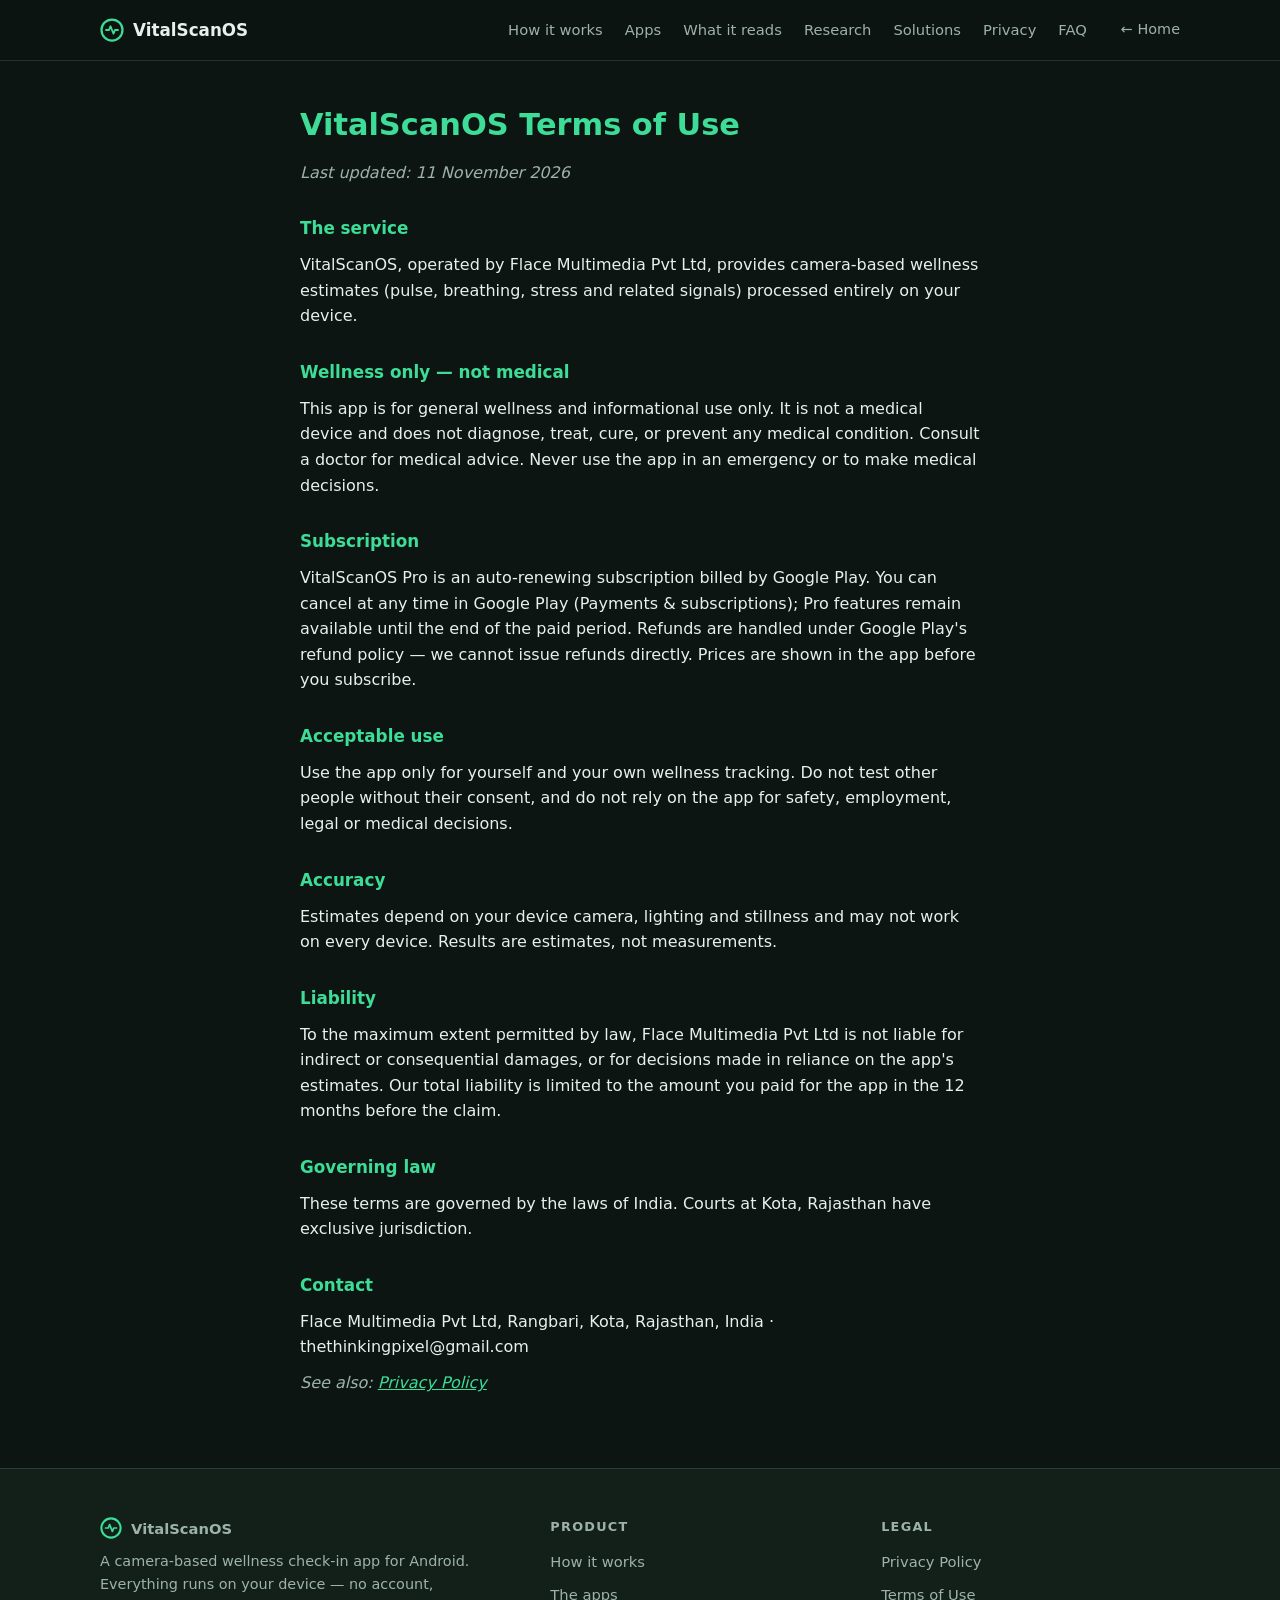
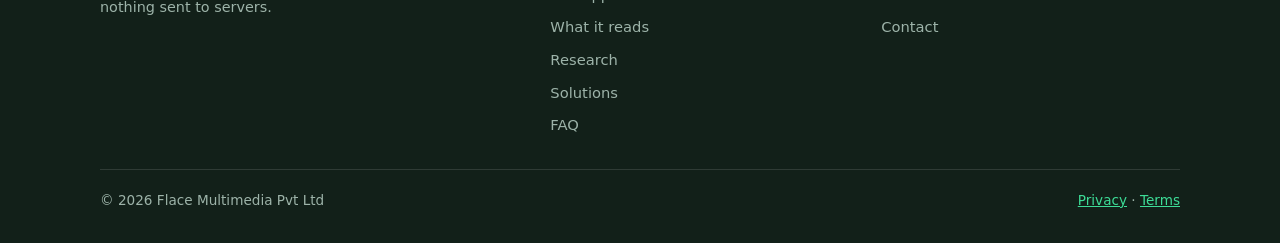
<file: terms.html>
<!doctype html><html lang="en"><head><meta charset="utf-8">
<meta name="viewport" content="width=device-width,initial-scale=1">
<title>VitalScanOS · Terms of Use</title>
<meta name="description" content="Terms of Use for VitalScanOS — the on-device wellness check-in app for Android.">
<link rel="icon" href="data:image/svg+xml,%3Csvg xmlns='http://www.w3.org/2000/svg' viewBox='0 0 32 32'%3E%3Ccircle cx='16' cy='16' r='14' fill='none' stroke='%233ddc97' stroke-width='3'/%3E%3Cpath d='M8 16h4l2-5 4 10 2-5h4' fill='none' stroke='%233ddc97' stroke-width='2.5' stroke-linecap='round' stroke-linejoin='round'/%3E%3C/svg%3E">
<link rel="stylesheet" href="assets/site.css"></head>
<body>
<header class="nav">
  <div class="wrap">
    <a class="wordmark" href="index.html" aria-label="VitalScanOS home">
      <svg width="24" height="24" viewBox="0 0 32 32" aria-hidden="true" focusable="false">
        <circle cx="16" cy="16" r="14" fill="none" stroke="#3ddc97" stroke-width="3"/>
        <path d="M8 16h4l2-5 4 10 2-5h4" fill="none" stroke="#3ddc97" stroke-width="2.5" stroke-linecap="round" stroke-linejoin="round"/>
      </svg>
      VitalScanOS
    </a>
    <nav class="nav-links" aria-label="Primary">
      <a href="index.html#how">How it works</a>
      <a href="index.html#apps">Apps</a>
      <a href="index.html#reads">What it reads</a>
      <a href="index.html#research">Research</a>
      <a href="solutions.html">Solutions</a>
      <a href="index.html#privacy">Privacy</a>
      <a href="index.html#faq">FAQ</a>
    </nav>
    <a class="back-link" style="margin-left:14px" href="index.html">&larr; Home</a>
    <details class="nav-menu">
      <summary aria-label="Menu">
        <svg width="22" height="22" viewBox="0 0 24 24" aria-hidden="true" focusable="false">
          <path d="M4 7h16M4 12h16M4 17h16" stroke="currentColor" stroke-width="2" stroke-linecap="round"/>
        </svg>
      </summary>
      <nav class="menu-list" aria-label="Menu">
        <a href="index.html#how">How it works</a>
        <a href="index.html#apps">Apps</a>
        <a href="index.html#reads">What it reads</a>
        <a href="index.html#research">Research</a>
        <a href="solutions.html">Solutions</a>
        <a href="index.html#privacy">Privacy</a>
        <a href="index.html#faq">FAQ</a>
      </nav>
    </details>
  </div>
</header>
<main class="legal-main">
<h1>VitalScanOS Terms of Use</h1>
<p><em>Last updated: 11 November 2026</em></p>

<h2>The service</h2>
<p>VitalScanOS, operated by Flace Multimedia Pvt Ltd, provides camera-based wellness
estimates (pulse, breathing, stress and related signals) processed entirely
on your device.</p>

<h2>Wellness only — not medical</h2>
<p>This app is for general wellness and informational use only. It is not a
medical device and does not diagnose, treat, cure, or prevent any medical
condition. Consult a doctor for medical advice. Never use the app in an
emergency or to make medical decisions.</p>

<h2>Subscription</h2>
<p>VitalScanOS Pro is an auto-renewing subscription billed by Google Play. You
can cancel at any time in Google Play (Payments &amp; subscriptions); Pro
features remain available until the end of the paid period. Refunds are
handled under Google Play's refund policy — we cannot issue refunds directly.
Prices are shown in the app before you subscribe.</p>

<h2>Acceptable use</h2>
<p>Use the app only for yourself and your own wellness tracking. Do not test
other people without their consent, and do not rely on the app for safety,
employment, legal or medical decisions.</p>

<h2>Accuracy</h2>
<p>Estimates depend on your device camera, lighting and stillness and may not
work on every device. Results are estimates, not measurements.</p>

<h2>Liability</h2>
<p>To the maximum extent permitted by law, Flace Multimedia Pvt Ltd is not liable for
indirect or consequential damages, or for decisions made in reliance on the
app's estimates. Our total liability is limited to the amount you paid for
the app in the 12 months before the claim.</p>

<h2>Governing law</h2>
<p>These terms are governed by the laws of India. Courts at
Kota, Rajasthan have exclusive jurisdiction.</p>

<h2>Contact</h2>
<p>Flace Multimedia Pvt Ltd, Rangbari, Kota, Rajasthan, India · thethinkingpixel@gmail.com</p>
<p><em>See also: <a href="privacy-policy.html">Privacy Policy</a></em></p>
</main>
<footer class="site-footer">
  <div class="wrap">
    <div class="foot-grid">
      <div class="foot-brand">
        <a class="wordmark" href="index.html" aria-label="VitalScanOS home">
          <svg width="22" height="22" viewBox="0 0 32 32" aria-hidden="true" focusable="false">
            <circle cx="16" cy="16" r="14" fill="none" stroke="#3ddc97" stroke-width="3"/>
            <path d="M8 16h4l2-5 4 10 2-5h4" fill="none" stroke="#3ddc97" stroke-width="2.5" stroke-linecap="round" stroke-linejoin="round"/>
          </svg>
          VitalScanOS
        </a>
        <p>A camera-based wellness check-in app for Android. Everything runs on your
        device — no account, nothing sent to servers.</p>
      </div>
      <div>
        <h4>Product</h4>
        <ul>
          <li><a href="index.html#how">How it works</a></li>
          <li><a href="index.html#apps">The apps</a></li>
          <li><a href="index.html#reads">What it reads</a></li>
          <li><a href="index.html#research">Research</a></li>
          <li><a href="solutions.html">Solutions</a></li>
          <li><a href="index.html#faq">FAQ</a></li>
        </ul>
      </div>
      <div>
        <h4>Legal</h4>
        <ul>
          <li><a href="privacy-policy.html">Privacy Policy</a></li>
          <li><a href="terms.html">Terms of Use</a></li>
          <li><a href="mailto:thethinkingpixel@gmail.com">Contact</a></li>
        </ul>
      </div>
    </div>
    <div class="foot-bottom">
      <span>&copy; 2026 Flace Multimedia Pvt Ltd</span>
      <span><a href="privacy-policy.html">Privacy</a> &middot; <a href="terms.html">Terms</a></span>
    </div>
  </div>
</footer>
</body></html>
</file>
<file: assets/site.css>
:root{
  --primary:#3ddc97; --primary-soft:#7ff0c0; --on-primary:#06231a;
  --primary-container:#143529;
  --surface:#0d1512; --surface-low:#122019; --surface-c:#16211c; --surface-high:#1c2b24;
  --on-surface:#e8f0ec; --on-variant:#9db3a9; --outline:rgba(255,255,255,.12);
  --grad-hero:radial-gradient(1200px 600px at 80% -10%, rgba(61,220,151,.16), transparent 60%),
              radial-gradient(800px 500px at 10% 110%, rgba(61,220,151,.08), transparent 60%);
}
*{box-sizing:border-box;margin:0}
html{scroll-behavior:smooth}
body{background:var(--surface);color:var(--on-surface);
  font:16px/1.6 system-ui,-apple-system,"Segoe UI",Roboto,sans-serif;
  -webkit-font-smoothing:antialiased}
img,svg{max-width:100%}
a{color:var(--primary)}
:focus-visible{outline:2px solid var(--primary);outline-offset:2px;border-radius:4px}
.wrap{max-width:1120px;margin:0 auto;padding:0 20px}
.muted{color:var(--on-variant)}

/* ---- top nav ---- */
.nav{position:sticky;top:0;z-index:50;background:rgba(13,21,18,.85);
  backdrop-filter:blur(10px);border-bottom:1px solid var(--outline)}
.nav .wrap{display:flex;align-items:center;gap:20px;height:60px}
.wordmark{display:flex;align-items:center;gap:9px;font-weight:700;font-size:1.05rem;
  color:var(--on-surface);text-decoration:none}
.wordmark svg{display:block}
.nav-links{display:flex;gap:22px;margin-left:auto}
.nav-links a{color:var(--on-variant);text-decoration:none;font-size:.92rem}
.nav-links a:hover{color:var(--on-surface)}
.pill{display:inline-block;background:var(--primary-container);color:var(--primary);
  border:1px solid rgba(61,220,151,.4);border-radius:999px;padding:7px 16px;
  font-size:.85rem;font-weight:600;white-space:nowrap}
.pill[aria-disabled="true"]{cursor:default;opacity:.85}
.nav-menu{display:none;margin-left:auto}
.nav-menu summary{list-style:none;cursor:pointer;padding:8px;border-radius:8px;
  color:var(--on-surface)}
.nav-menu summary::-webkit-details-marker{display:none}
.nav-menu[open] summary{background:var(--surface-high)}
.nav-menu .menu-list{position:absolute;right:16px;top:56px;min-width:220px;
  background:var(--surface-high);border:1px solid var(--outline);border-radius:14px;
  padding:10px;display:flex;flex-direction:column;gap:2px;box-shadow:0 12px 32px rgba(0,0,0,.5)}
.nav-menu .menu-list a{color:var(--on-surface);text-decoration:none;padding:9px 12px;
  border-radius:8px;font-size:.95rem}
.nav-menu .menu-list a:hover{background:var(--surface-c)}
.nav-menu .menu-list .pill{margin:8px 12px 4px;text-align:center}
@media(max-width:760px){.nav-links{display:none}.nav-menu{display:block}}

/* ---- hero ---- */
.hero{background:var(--grad-hero);padding:72px 0 56px}
.hero .wrap{display:grid;gap:40px;align-items:center;grid-template-columns:1fr}
@media(min-width:900px){.hero .wrap{grid-template-columns:1.15fr .85fr}}
.eyebrow{display:inline-block;background:var(--primary-container);color:var(--primary);
  border-radius:999px;padding:5px 15px;font-size:.82rem;font-weight:600;
  letter-spacing:.04em;text-transform:uppercase;margin-bottom:18px}
.hero h1{font-size:clamp(2rem,4.5vw,3rem);line-height:1.15;letter-spacing:-.02em}
.hero .sub{font-size:1.1rem;margin-top:16px;max-width:34em;color:var(--on-variant)}
.btn-row{display:flex;flex-wrap:wrap;gap:14px;margin-top:28px}
.btn{display:inline-block;border-radius:12px;padding:12px 24px;font-weight:600;
  font-size:.95rem;text-decoration:none}
.btn-solid{background:var(--primary);color:var(--on-primary)}
.btn-ghost{border:1px solid var(--outline);color:var(--on-surface);background:transparent}

/* phone mockup */
.phone-scene{display:flex;flex-direction:column;align-items:center;justify-content:center}
.phone{width:250px;border:1px solid var(--outline);border-radius:36px;
  background:linear-gradient(160deg,var(--surface-high),var(--surface-low));
  padding:22px 16px;box-shadow:0 24px 60px rgba(0,0,0,.45)}
.phone .notch{width:90px;height:6px;border-radius:3px;background:var(--outline);
  margin:0 auto 18px}
.scan-area{position:relative;height:210px;display:flex;align-items:center;
  justify-content:center}
.face-slide{position:absolute;inset:0;display:flex;flex-direction:column;
  align-items:center;justify-content:center;gap:6px;opacity:0;
  transition:opacity .7s ease;pointer-events:none}
.face-slide.active{opacity:1}
.face-frame{position:relative;width:120px;height:150px;border-radius:50%/55% 55% 45% 45%;
  border:2px solid rgba(61,220,151,.55);overflow:hidden;background:var(--surface-c)}
.face-frame svg{position:absolute;inset:0;width:100%;height:100%}
.face-frame .light{position:absolute;inset:0;pointer-events:none}
.light-chip{position:absolute;top:4px;left:50%;transform:translateX(-50%);
  background:rgba(0,0,0,.55);color:var(--on-surface);font-size:.6rem;
  letter-spacing:.05em;padding:3px 10px;border-radius:999px;white-space:nowrap}
.lm{opacity:0;transition:opacity .6s ease .5s}
.face-slide.active .lm{opacity:.95}
.rc-warn{color:#f0b36a;font-size:.78rem;line-height:1.4}
.phone-cap{margin-top:12px;font-size:.75rem;color:var(--on-variant);
  text-align:center;max-width:250px}
.scan-ring{position:absolute;inset:6px;border:1px solid rgba(61,220,151,.3);
  border-radius:50%}
.scan-ring::after{content:"";position:absolute;inset:-1px;border-radius:50%;
  border:1px solid transparent;border-top-color:var(--primary);
  animation:spin 4s linear infinite}
@keyframes spin{to{transform:rotate(360deg)}}
.result-card{margin-top:20px;background:var(--surface-c);border:1px solid var(--outline);
  border-radius:14px;padding:12px 14px;font-size:.8rem;min-height:123px}
.result-card .rc-title{color:var(--on-variant);font-size:.7rem;text-transform:uppercase;
  letter-spacing:.08em;margin-bottom:6px}
.result-card .rc-row{display:flex;justify-content:space-between;padding:2px 0}
.result-card .rc-row b{color:var(--primary);font-weight:600}
@media(prefers-reduced-motion:reduce){
  .scan-ring::after{animation:none}
  .face-slide{transition:none}
  .lm{transition:none}
  html{scroll-behavior:auto}
}

/* ---- highlight band ---- */
.band{border-block:1px solid var(--outline);background:var(--surface-low)}
.band .wrap{display:grid;grid-template-columns:repeat(2,1fr);gap:18px;
  padding-block:26px;text-align:center}
@media(min-width:760px){.band .wrap{grid-template-columns:repeat(4,1fr)}}
.band .item{display:flex;flex-direction:column;align-items:center;gap:8px;
  font-size:.9rem;color:var(--on-surface)}
.band .item svg{color:var(--primary)}

/* ---- sections ---- */
section.block{padding:64px 0}
section.block:nth-of-type(even){background:var(--surface-low)}
.kicker{color:var(--primary);font-size:.8rem;font-weight:700;letter-spacing:.12em;
  text-transform:uppercase;margin-bottom:10px}
h2.title{font-size:clamp(1.5rem,3vw,2rem);letter-spacing:-.01em;margin-bottom:8px}
.lede{color:var(--on-variant);max-width:44em;margin-bottom:32px}

/* feature cards */
.grid{display:grid;gap:18px;grid-template-columns:1fr}
@media(min-width:640px){.grid.cols-2{grid-template-columns:1fr 1fr}}
@media(min-width:960px){.grid.cols-4{grid-template-columns:repeat(4,1fr)}
  .grid.cols-3{grid-template-columns:repeat(3,1fr)}}
.card{background:var(--surface-c);border:1px solid var(--outline);border-radius:16px;
  padding:22px}
.card h3{font-size:1.02rem;margin:12px 0 8px}
.card p,.card li{color:var(--on-variant);font-size:.93rem}
.icon-chip{width:40px;height:40px;border-radius:12px;background:var(--primary-container);
  display:flex;align-items:center;justify-content:center;color:var(--primary)}

/* steps */
.steps{counter-reset:step}
.step{position:relative;padding-left:56px}
.step::before{counter-increment:step;content:counter(step);position:absolute;left:0;top:0;
  width:38px;height:38px;border-radius:12px;background:var(--primary-container);
  color:var(--primary);display:flex;align-items:center;justify-content:center;
  font-weight:700}
@media(max-width:959px){.step{margin-bottom:24px}}

/* tabs */
.tablist{display:flex;flex-wrap:wrap;gap:8px;margin-bottom:24px}
.tablist [role="tab"]{border:1px solid var(--outline);background:transparent;
  color:var(--on-variant);border-radius:999px;padding:9px 18px;font:inherit;
  font-size:.9rem;cursor:pointer}
.tablist [role="tab"][aria-selected="true"]{background:var(--primary);
  color:var(--on-primary);border-color:var(--primary);font-weight:600}
.tablist [role="tab"]:hover{border-color:var(--primary)}
.tabpanel{animation:fade .25s ease}
@keyframes fade{from{opacity:0;transform:translateY(4px)}to{opacity:1}}
@media(prefers-reduced-motion:reduce){.tabpanel{animation:none}}
.tabpanel h3{font-size:1.15rem;margin-bottom:8px}
.tabpanel ul{padding-left:1.2em}
.tabpanel li{margin:5px 0}
body.no-js .tablist{display:none}

/* reads table */
.tbl-wrap{overflow-x:auto;border:1px solid var(--outline);border-radius:16px}
table.reads{width:100%;border-collapse:collapse;min-width:560px;font-size:.93rem}
table.reads th,table.reads td{text-align:left;padding:14px 18px;
  border-bottom:1px solid var(--outline)}
table.reads thead th{background:var(--surface-high);font-size:.8rem;
  text-transform:uppercase;letter-spacing:.07em;color:var(--on-variant)}
table.reads tbody tr:last-child td{border-bottom:0}
table.reads .plan-tag{display:inline-block;background:var(--primary-container);
  color:var(--primary);border-radius:999px;padding:2px 12px;font-size:.78rem;
  font-weight:600}
.caption{color:var(--on-variant);font-size:.85rem;margin-top:12px}

/* plans */
.plan-card{display:flex;flex-direction:column}
.plan-card h3{font-size:1.15rem;margin-bottom:14px}
.plan-card ul{list-style:none;padding:0;flex:1}
.plan-card li{padding:8px 0 8px 26px;position:relative;color:var(--on-surface);
  font-size:.93rem;border-bottom:1px solid var(--outline)}
.plan-card li:last-child{border-bottom:0}
.plan-card li::before{content:"";position:absolute;left:0;top:12px;width:14px;height:14px;
  background:var(--primary);border-radius:50%;
  clip-path:polygon(14% 44%,0 65%,50% 100%,100% 16%,80% 0%,43% 62%)}
.plan-card.pro{border-color:rgba(61,220,151,.45);
  background:linear-gradient(170deg,var(--surface-c),#123023)}
.plan-badge{align-self:flex-start;background:var(--primary);color:var(--on-primary);
  border-radius:999px;padding:2px 12px;font-size:.72rem;font-weight:700;
  text-transform:uppercase;letter-spacing:.06em;margin-bottom:10px}
.fineprint{color:var(--on-variant);font-size:.88rem;margin-top:20px}

/* privacy + faq */
.ticklist{list-style:none;padding:0}
.ticklist li{padding:10px 0 10px 28px;position:relative;color:var(--on-surface)}
.ticklist li::before{content:"";position:absolute;left:0;top:14px;width:14px;height:14px;
  background:var(--primary);border-radius:50%;
  clip-path:polygon(14% 44%,0 65%,50% 100%,100% 16%,80% 0%,43% 62%)}
details.faq{border:1px solid var(--outline);border-radius:14px;
  background:var(--surface-c);padding:0;margin-bottom:12px}
details.faq summary{cursor:pointer;padding:16px 20px;font-weight:600;list-style:none;
  display:flex;justify-content:space-between;align-items:center;gap:12px}
details.faq summary::-webkit-details-marker{display:none}
details.faq summary::after{content:"+";color:var(--primary);font-size:1.3rem;
  font-weight:400;flex-shrink:0}
details.faq[open] summary::after{content:"\2212"}
details.faq .faq-body{padding:0 20px 16px;color:var(--on-variant);font-size:.93rem}

/* cta band */
.cta{background:linear-gradient(120deg,#123023,var(--primary-container));
  border-block:1px solid rgba(61,220,151,.3)}
.cta .wrap{display:flex;flex-wrap:wrap;align-items:center;gap:20px;
  justify-content:space-between;padding-block:44px}
.cta h2{font-size:1.4rem}
.cta p{color:var(--on-variant);margin-top:4px}

/* footer */
.site-footer{border-top:1px solid var(--outline);background:var(--surface-low);
  padding:48px 0 32px}
.foot-grid{display:grid;gap:32px;grid-template-columns:1fr}
@media(min-width:760px){.foot-grid{grid-template-columns:1.4fr 1fr 1fr}}
.foot-grid h4{font-size:.8rem;text-transform:uppercase;letter-spacing:.1em;
  color:var(--on-variant);margin-bottom:12px}
.foot-grid ul{list-style:none;padding:0}
.foot-grid li{margin:7px 0}
.foot-grid a{color:var(--on-variant);text-decoration:none;font-size:.92rem}
.foot-grid a:hover{color:var(--primary)}
.foot-brand p{color:var(--on-variant);font-size:.9rem;margin-top:10px;max-width:26em}
.disclaimer{border-left:3px solid var(--primary);background:var(--surface-c);
  border-radius:0 12px 12px 0;padding:14px 18px;font-size:.85rem;
  color:var(--on-variant);margin-top:36px}
.foot-bottom{display:flex;flex-wrap:wrap;gap:10px;justify-content:space-between;
  margin-top:24px;padding-top:20px;border-top:1px solid var(--outline);
  font-size:.85rem;color:var(--on-variant)}

/* ---- legal pages ---- */
.legal-main{max-width:720px;margin:0 auto;padding:40px 20px 72px}
.legal-main h1{font-size:1.9rem;color:var(--primary);margin-bottom:6px}
.legal-main h2{color:var(--primary);font-size:1.05rem;margin-top:30px}
.legal-main p{margin-top:10px;color:var(--on-surface)}
.legal-main em,.legal-main small{color:var(--on-variant)}
.back-link{display:inline-flex;align-items:center;gap:6px;color:var(--on-variant);
  text-decoration:none;font-size:.9rem}
.back-link:hover{color:var(--primary)}
</file>
